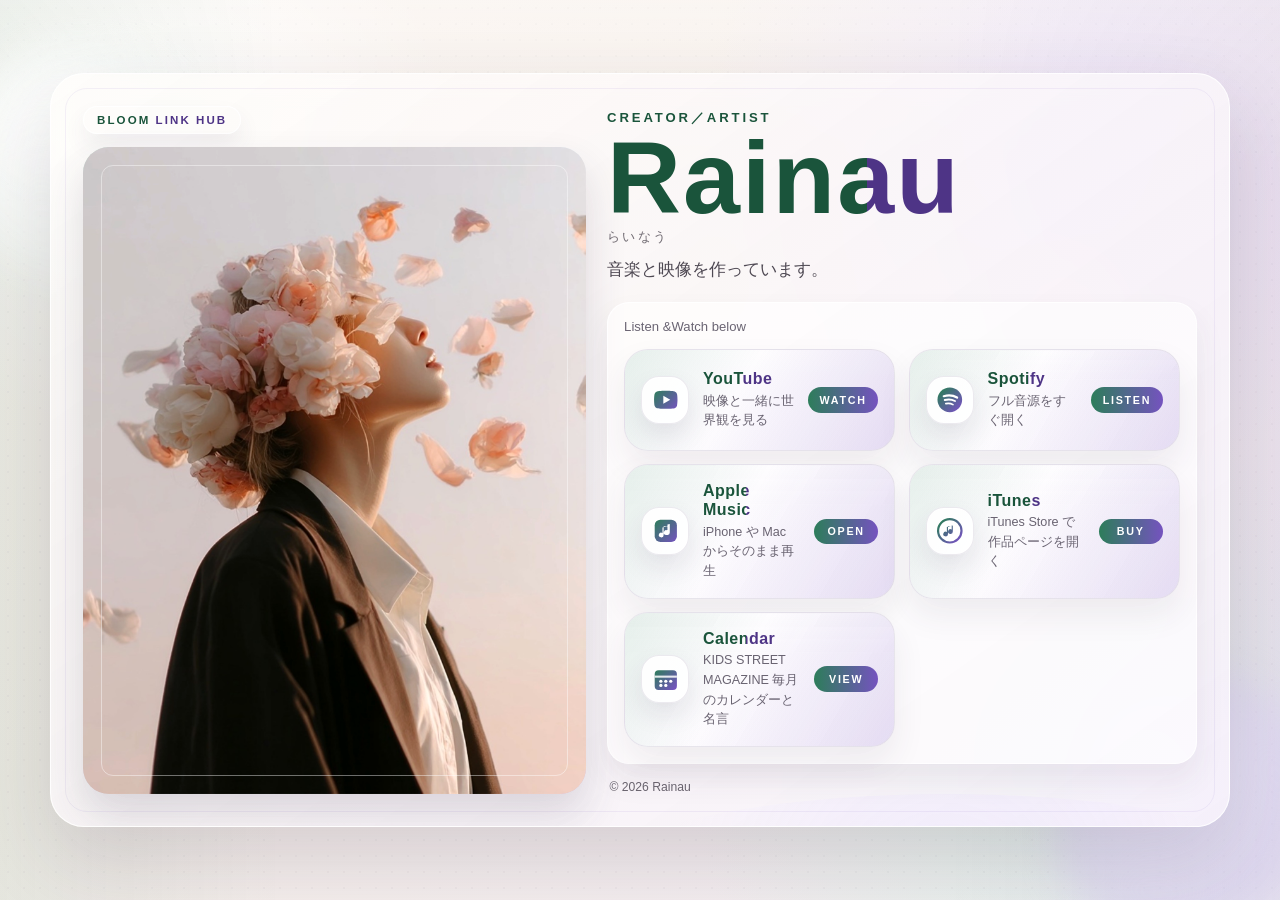
<file: index.html>
<!DOCTYPE html>
<html lang="ja">
<head>
  <meta charset="UTF-8">
  <meta name="viewport" content="width=device-width, initial-scale=1.0">
  <title>らいなう | Profile Link</title>
  <meta
    name="description"
    content="らいなうの配信先と映像リンクをまとめた、横型プロフィールのリンク集ページ。"
  >
  <meta name="theme-color" content="#6a51ba">
  <link rel="stylesheet" href="./styles.css">
</head>
<body>
  <div class="ambient ambient-a" aria-hidden="true"></div>
  <div class="ambient ambient-b" aria-hidden="true"></div>
  <div class="ambient ambient-c" aria-hidden="true"></div>

  <main class="page">
    <section class="profile-layout" aria-labelledby="page-title">
      <aside class="visual-column">
        <p class="badge duotone-text" id="page-badge">Bloom Link Hub</p>

        <figure class="hero-media">
          <img id="artist-photo" src="./hero-photo.png" alt="らいなうのプロフィール写真">
        </figure>
      </aside>

      <header class="intro-block">
        <p class="eyebrow duotone-text" id="page-eyebrow">Creator／Artist</p>
        <h1 id="page-title" class="duotone-text">Rainau</h1>
        <p class="roman-name" id="page-roman-name">らいなう</p>
        <p class="tagline" id="page-tagline">
          音楽と映像を作っています。
        </p>
      </header>

      <section class="links-panel" aria-labelledby="links-heading">
        <div class="links-head">
          <h2 class="duotone-text" id="links-heading" hidden></h2>
          <p id="links-note">Listen &amp;Watch below</p>
        </div>

        <nav id="link-list" class="link-list" aria-label="配信プラットフォームリンク"></nav>
      </section>

      <footer class="footer-row">
        <p class="footer-copy" id="footer-copy" hidden></p>
        <p class="copyright">© <span id="year"></span> <span id="copyright-name">Rainau</span></p>
      </footer>
    </section>
  </main>

  <script src="./script.js"></script>
</body>
</html>
</file>
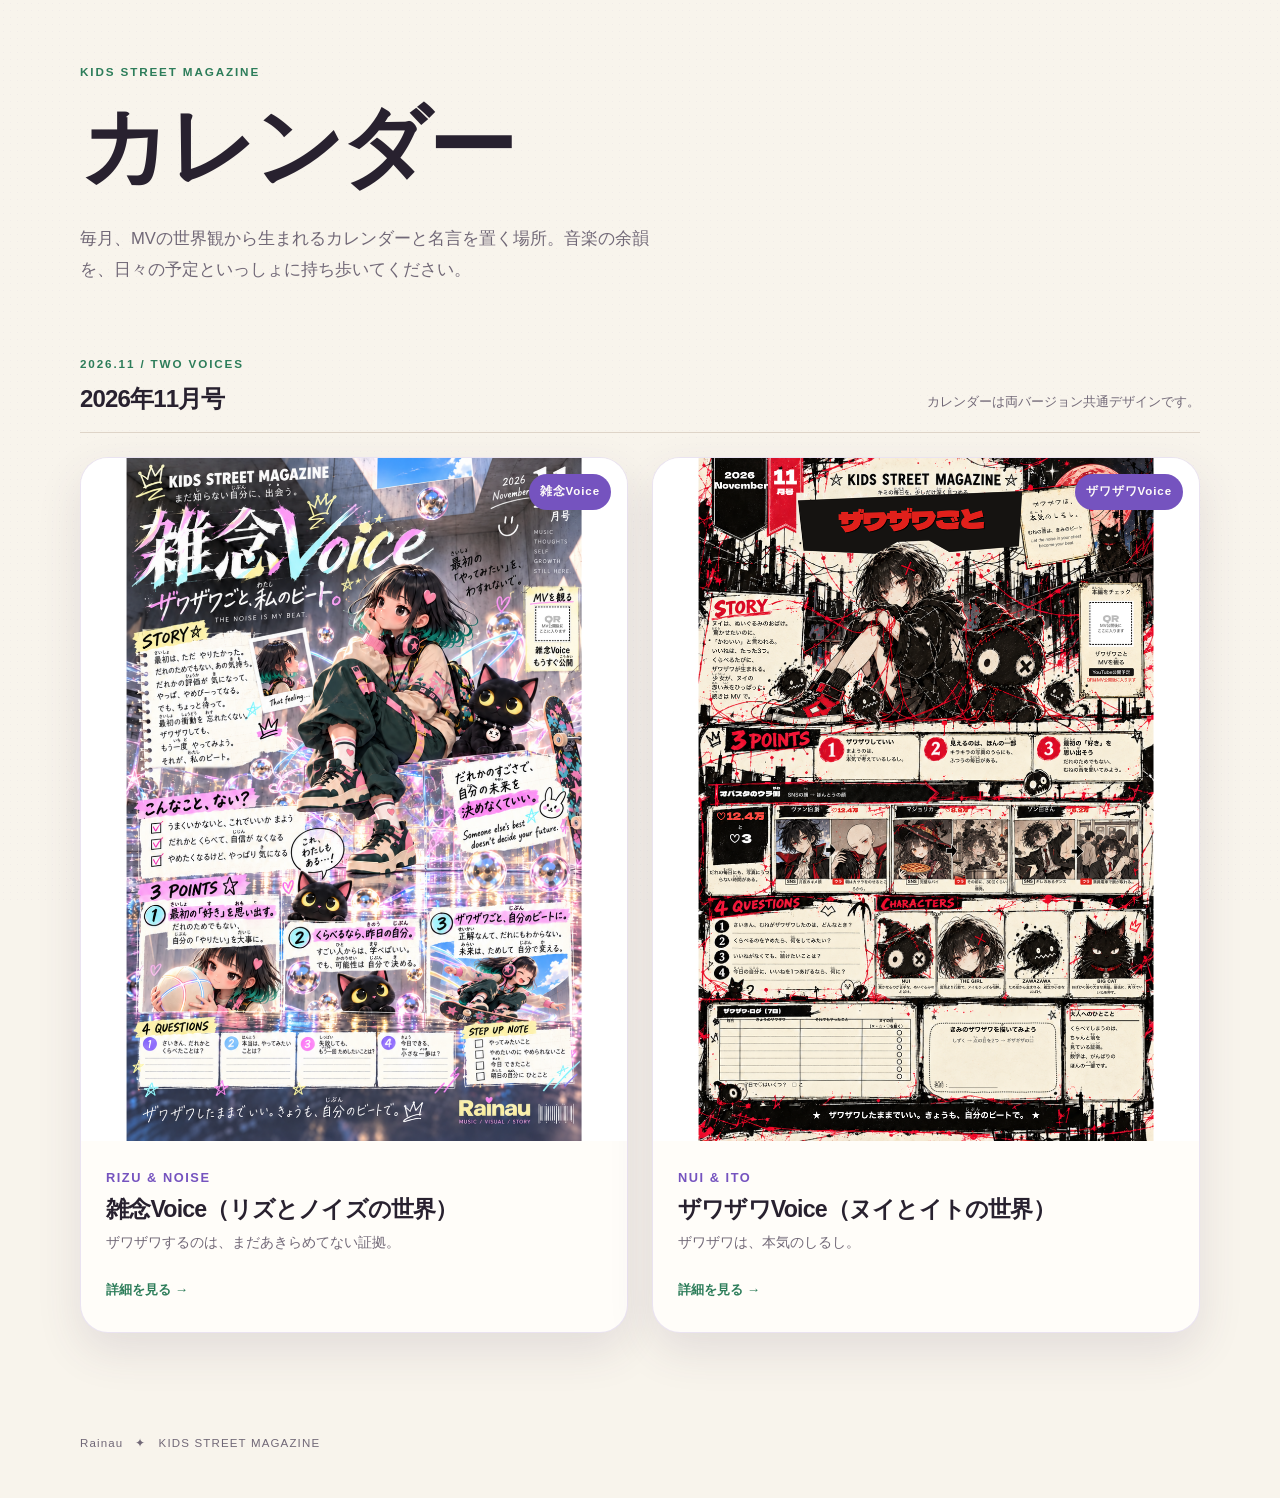
<file: calendar/index.html>
<!doctype html>
<html lang="ja">
<head><meta charset="utf-8"><meta name="viewport" content="width=device-width, initial-scale=1"><meta name="description" content="KIDS STREET MAGAZINEから生まれる、2026年11月号のカレンダーと2つのVoice。"><title>KIDS STREET MAGAZINE カレンダー</title><link rel="stylesheet" href="calendar.css"></head>
<body><main class="site-shell">
<header class="site-header"><p class="eyebrow">KIDS STREET MAGAZINE</p><h1>カレンダー</h1><p class="intro">毎月、MVの世界観から生まれるカレンダーと名言を置く場所。音楽の余韻を、日々の予定といっしょに持ち歩いてください。</p></header>
<section aria-labelledby="archive-title"><div class="section-heading"><div><p class="section-kicker">2026.11 / TWO VOICES</p><h2 id="archive-title">2026年11月号</h2></div><p class="card-note">カレンダーは両バージョン共通デザインです。</p></div>
<div class="calendar-grid">
<a class="month-card" href="2026-11-zatsunen.html"><div class="card-image-wrap"><img src="zatsunen-post.png" alt="雑念Voice 2026年11月号" width="1080" height="1350"><span class="card-sticker">雑念Voice</span></div><div class="card-copy"><p class="month-label">RIZU &amp; NOISE</p><h3>雑念Voice（リズとノイズの世界）</h3><p class="card-quote">ザワザワするのは、まだあきらめてない証拠。</p><span class="card-link">詳細を見る →</span></div></a>
<a class="month-card" href="2026-11-zawazawa.html"><div class="card-image-wrap"><img src="zawazawa-post.png" alt="ザワザワVoice 2026年11月号" width="1080" height="1350"><span class="card-sticker">ザワザワVoice</span></div><div class="card-copy"><p class="month-label">NUI &amp; ITO</p><h3>ザワザワVoice（ヌイとイトの世界）</h3><p class="card-quote">ザワザワは、本気のしるし。</p><span class="card-link">詳細を見る →</span></div></a>
</div></section>
<footer class="site-footer"><span>Rainau</span><span aria-hidden="true">✦</span><span>KIDS STREET MAGAZINE</span></footer></main></body></html>
</file>
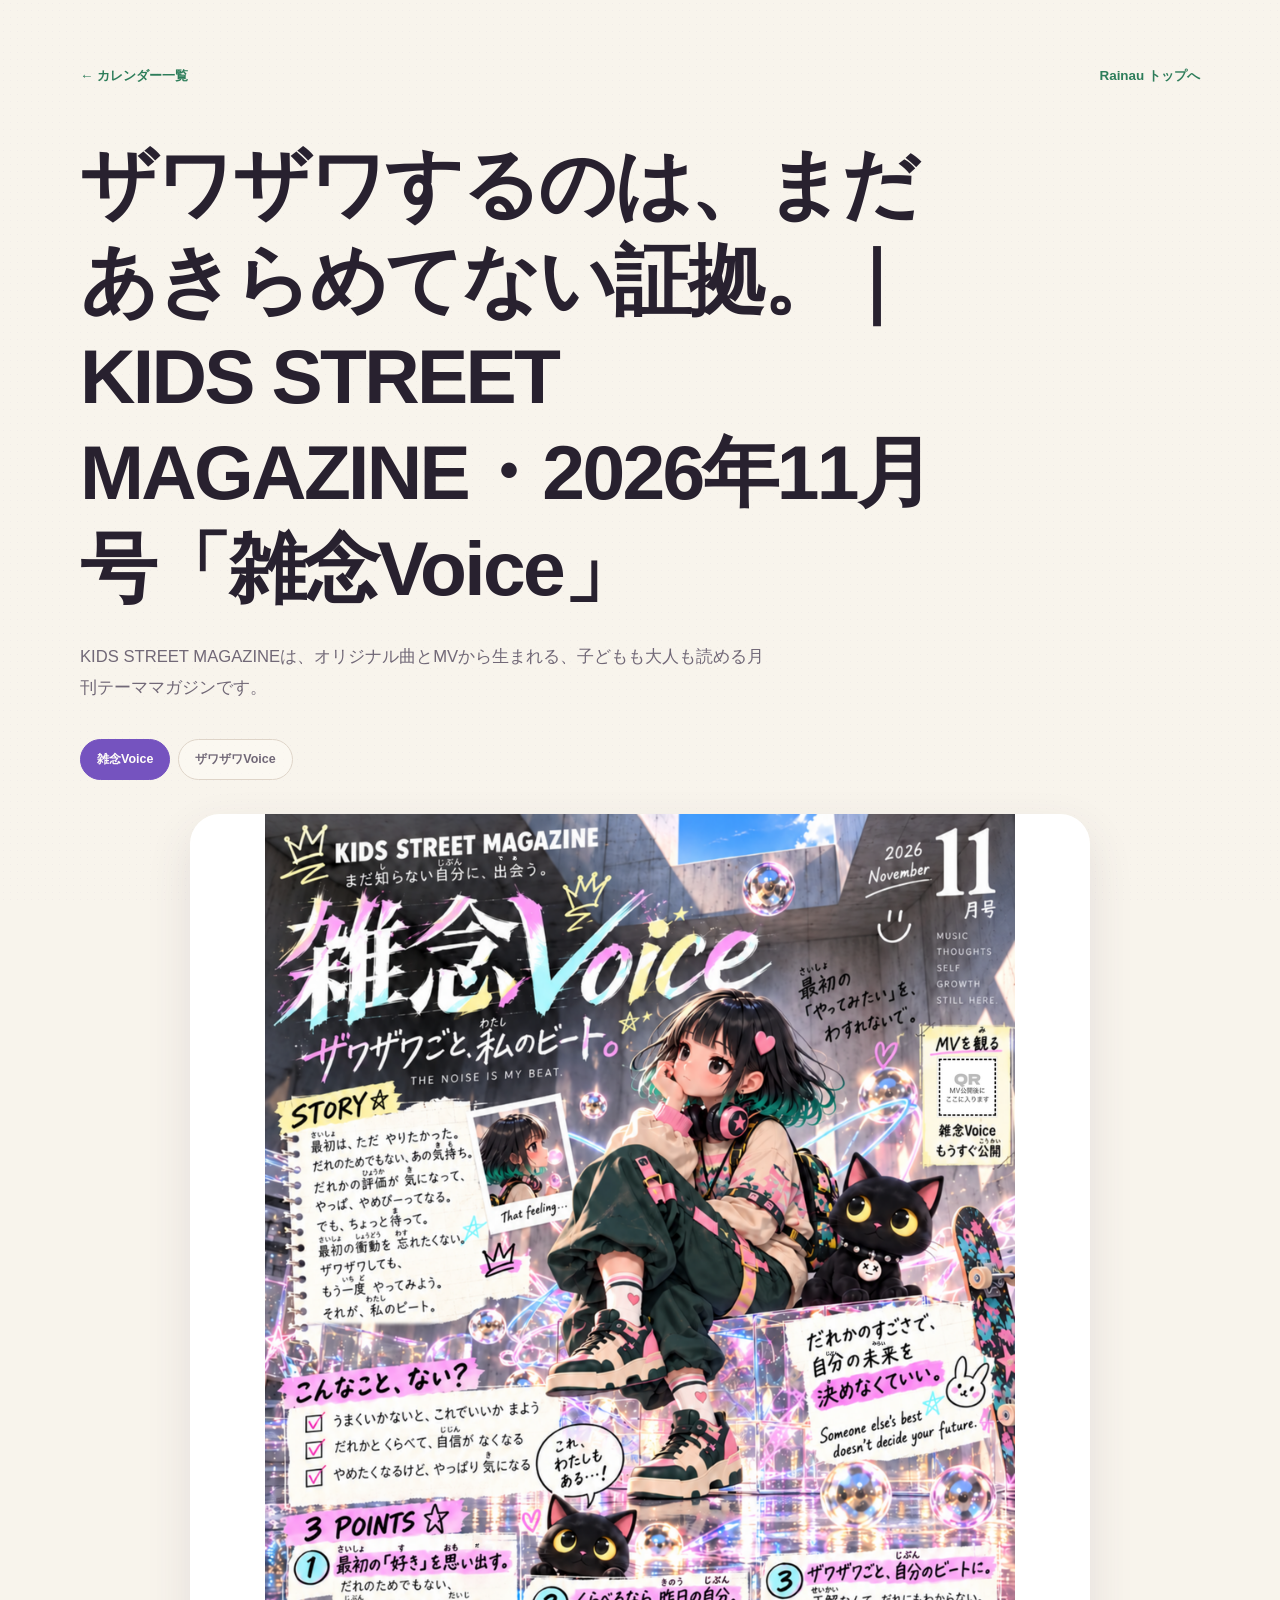
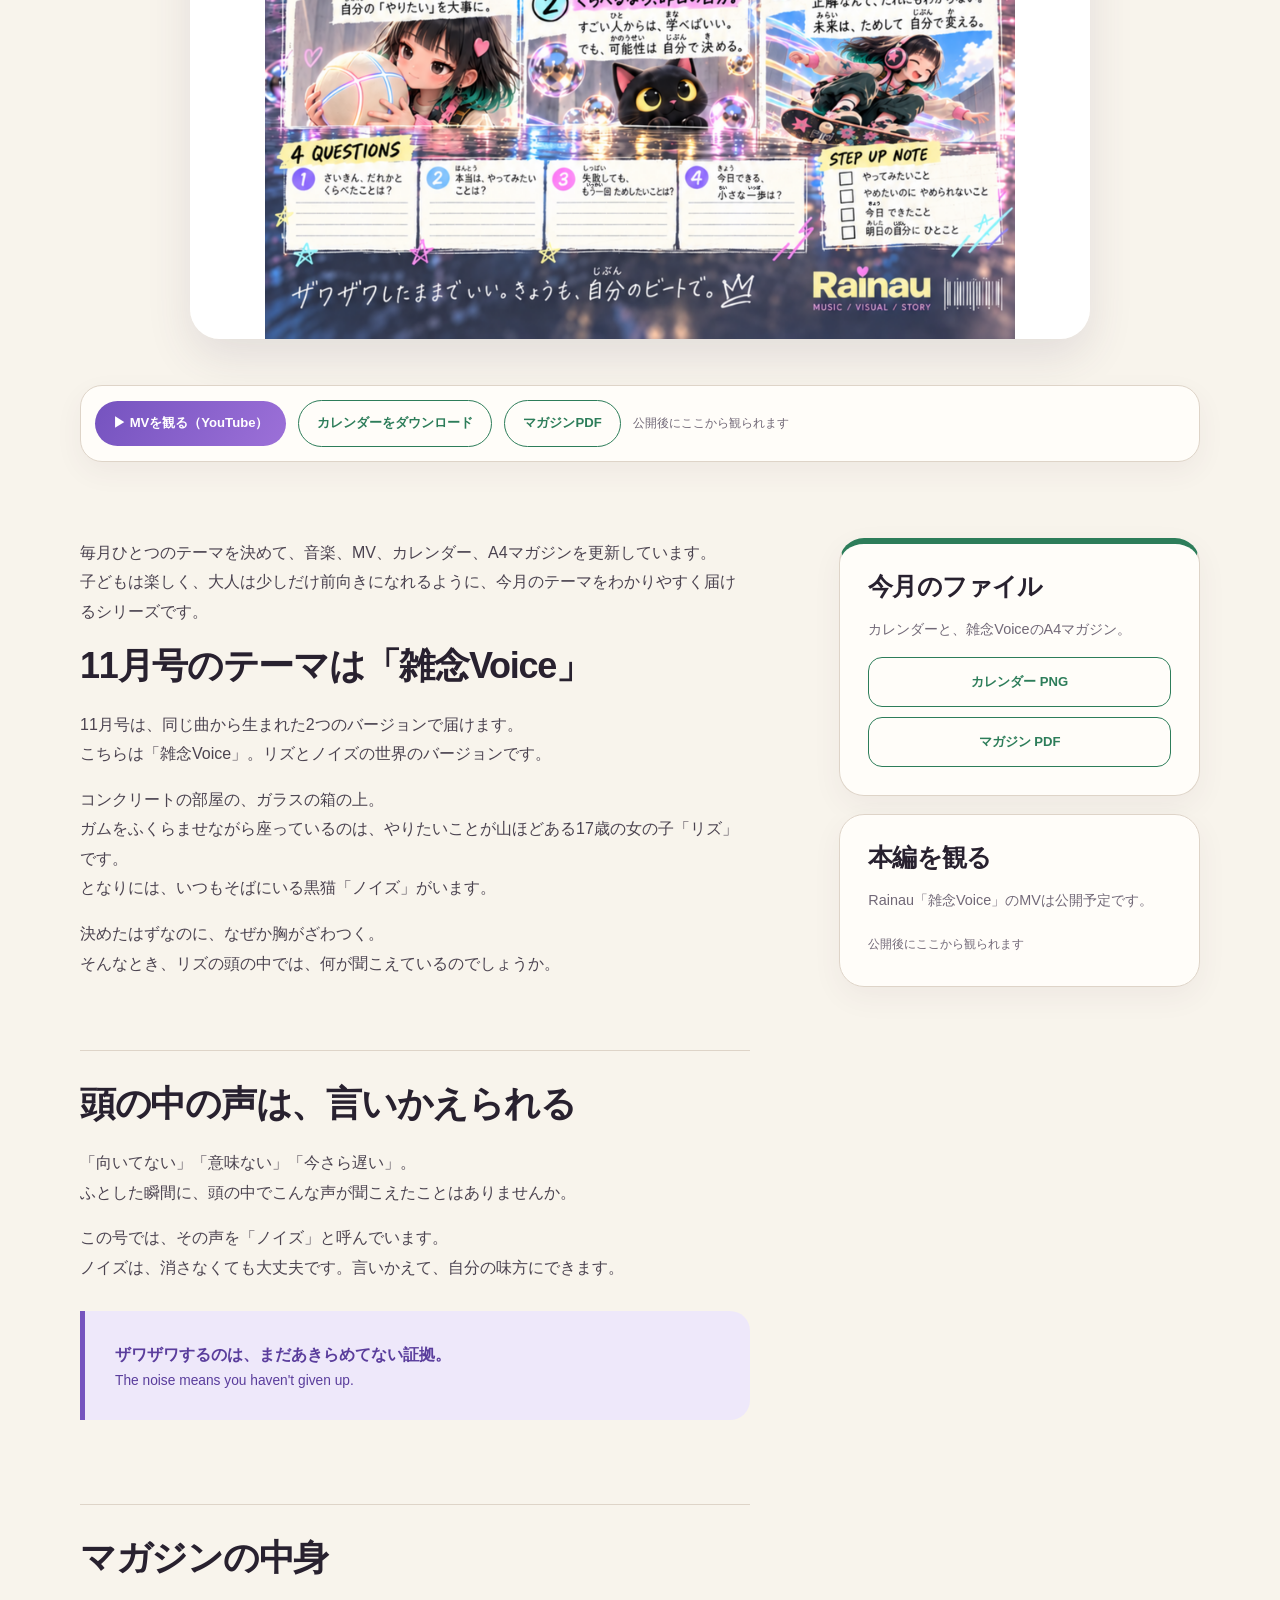
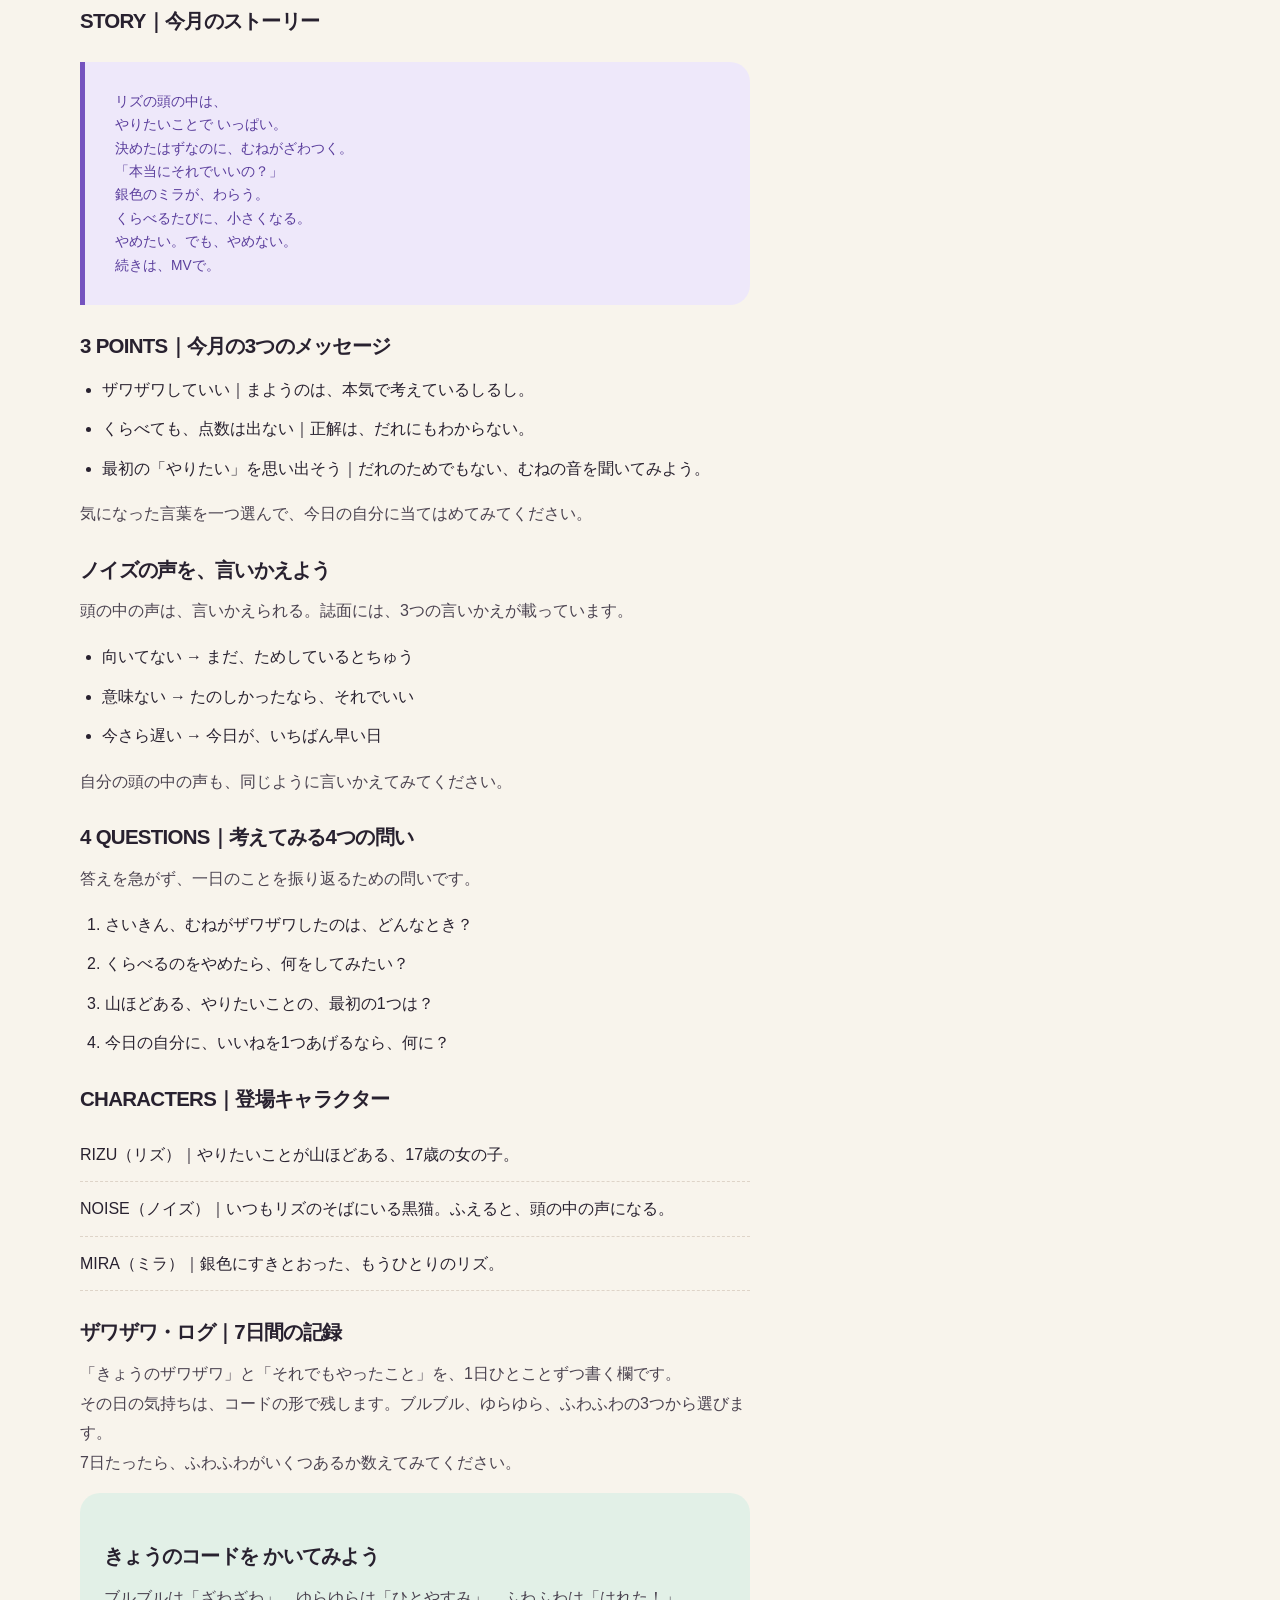
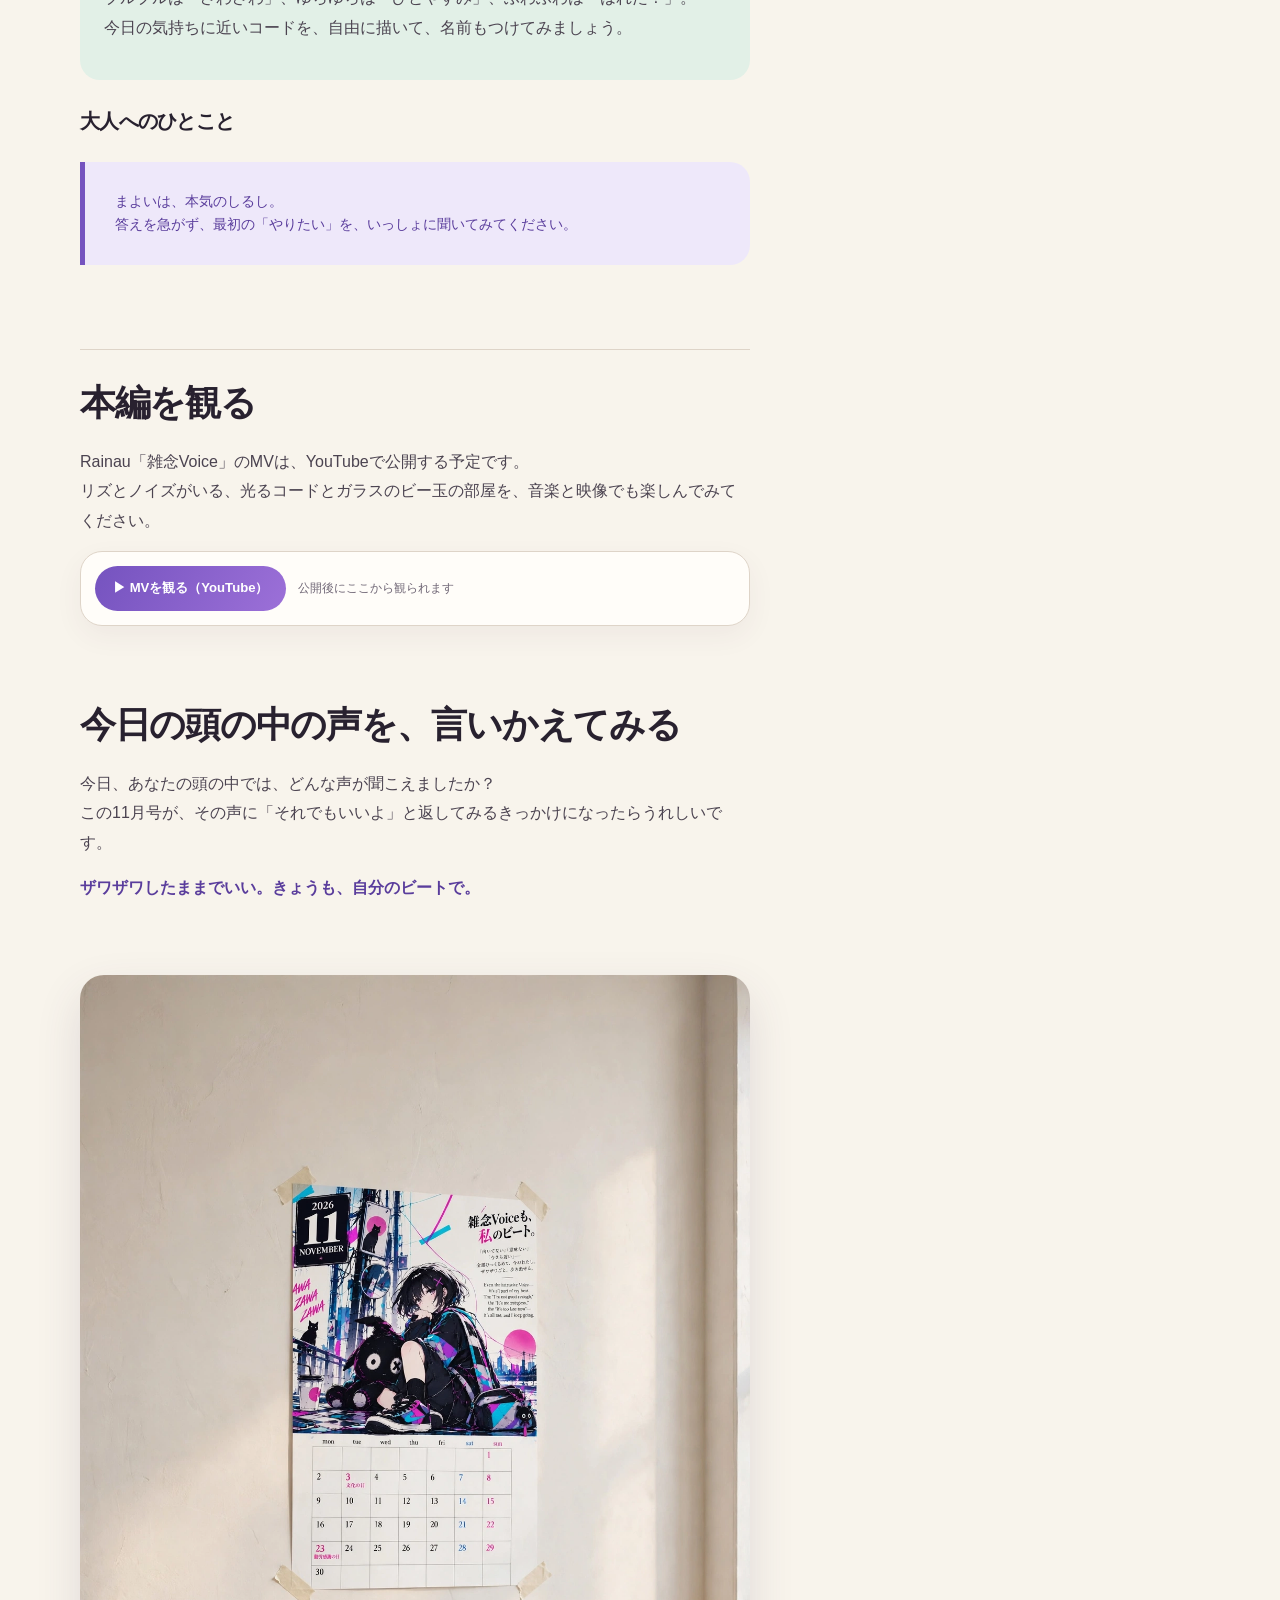
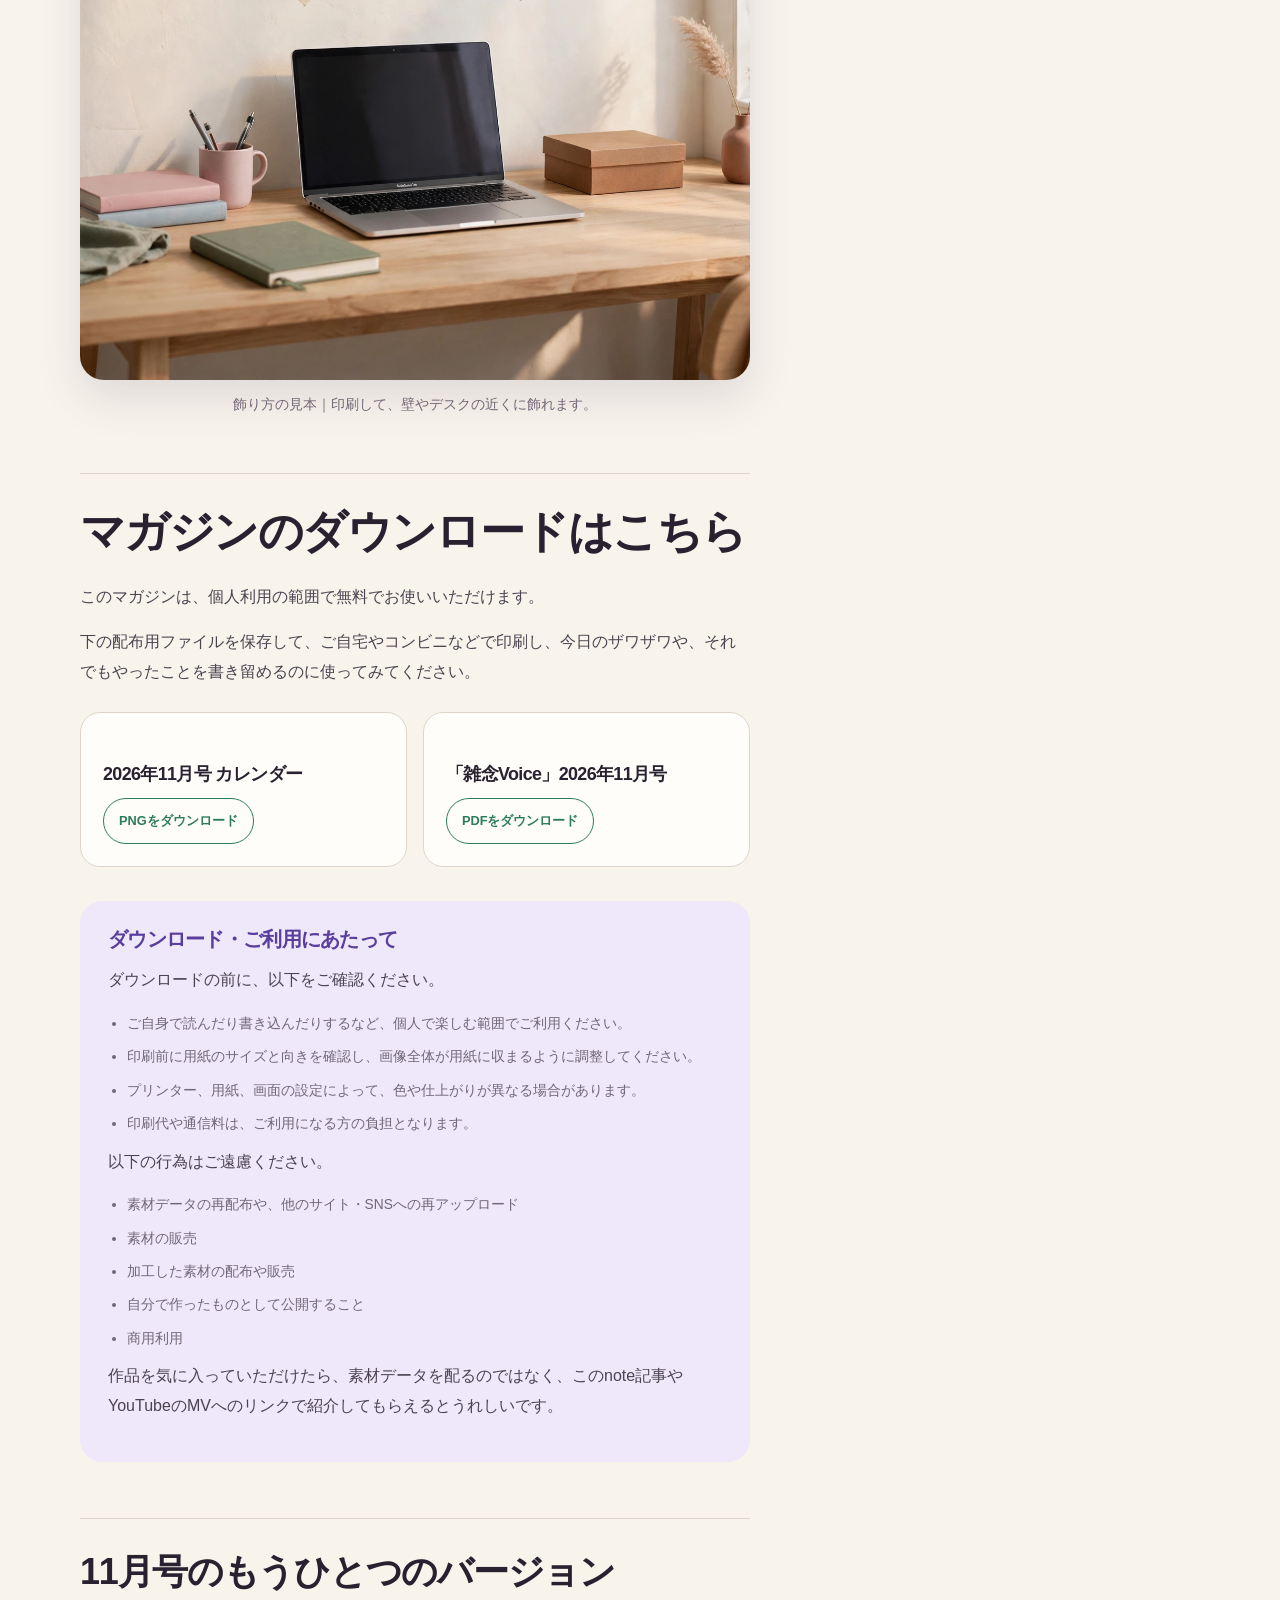
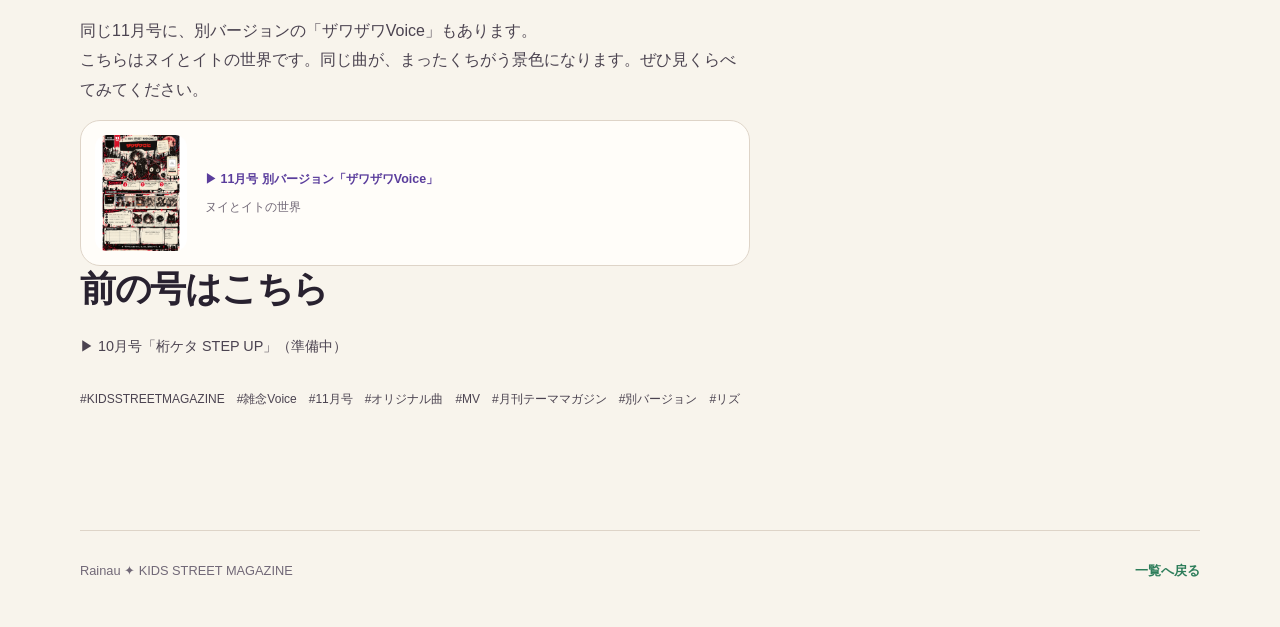
<file: calendar/2026-11-zatsunen.html>
<!doctype html>
<html lang="ja"><head><meta charset="utf-8"><meta name="viewport" content="width=device-width, initial-scale=1"><meta name="description" content="ザワザワするのは、まだあきらめてない証拠。KIDS STREET MAGAZINE 2026年11月号 雑念Voice。"><title>ザワザワするのは、まだあきらめてない証拠。｜KIDS STREET MAGAZINE</title><link rel="stylesheet" href="calendar.css"></head>
<body><main class="site-shell detail-page">
<nav class="mini-nav"><a href="index.html">← カレンダー一覧</a><a href="../../">Rainau トップへ</a></nav>
<header class="detail-header"><h1>ザワザワするのは、まだあきらめてない証拠。｜KIDS STREET MAGAZINE・2026年11月号「雑念Voice」</h1><p class="lead">KIDS STREET MAGAZINEは、オリジナル曲とMVから生まれる、子どもも大人も読める月刊テーママガジンです。</p></header>
<nav class="version-pills" aria-label="11月号のバージョン"><span class="current">雑念Voice</span><a href="2026-11-zawazawa.html">ザワザワVoice</a></nav>
<figure class="hero"><img src="zatsunen-post.png" alt="雑念Voice 2026年11月号のマガジン投稿画像" width="1080" height="1350"></figure>
<div class="action-bar"><button class="mv-button" type="button" disabled aria-disabled="true">▶ MVを観る（YouTube）</button><a class="download-button" href="calendar-2026-11.png" download>カレンダーをダウンロード</a><a class="download-button" href="zatsunen-magazine.pdf" download>マガジンPDF</a><span class="disabled-note">公開後にここから観られます</span></div>
<div class="detail-layout"><article class="article-content">
<section><p>毎月ひとつのテーマを決めて、音楽、MV、カレンダー、A4マガジンを更新しています。<br>子どもは楽しく、大人は少しだけ前向きになれるように、今月のテーマをわかりやすく届けるシリーズです。</p><h2>11月号のテーマは「雑念Voice」</h2><p>11月号は、同じ曲から生まれた2つのバージョンで届けます。<br>こちらは「雑念Voice」。リズとノイズの世界のバージョンです。</p><p>コンクリートの部屋の、ガラスの箱の上。<br>ガムをふくらませながら座っているのは、やりたいことが山ほどある17歳の女の子「リズ」です。<br>となりには、いつもそばにいる黒猫「ノイズ」がいます。</p><p>決めたはずなのに、なぜか胸がざわつく。<br>そんなとき、リズの頭の中では、何が聞こえているのでしょうか。</p></section>
<section><h2>頭の中の声は、言いかえられる</h2><p>「向いてない」「意味ない」「今さら遅い」。<br>ふとした瞬間に、頭の中でこんな声が聞こえたことはありませんか。</p><p>この号では、その声を「ノイズ」と呼んでいます。<br>ノイズは、消さなくても大丈夫です。言いかえて、自分の味方にできます。</p><blockquote><strong>ザワザワするのは、まだあきらめてない証拠。</strong><p>The noise means you haven't given up.</p></blockquote></section>
<section><h2>マガジンの中身</h2><h3>STORY｜今月のストーリー</h3><blockquote><p>リズの頭の中は、<br>やりたいことで いっぱい。<br>決めたはずなのに、むねがざわつく。<br>「本当にそれでいいの？」<br>銀色のミラが、わらう。<br>くらべるたびに、小さくなる。<br>やめたい。でも、やめない。<br>続きは、MVで。</p></blockquote><h3>3 POINTS｜今月の3つのメッセージ</h3><ul class="article-list"><li>ザワザワしていい｜まようのは、本気で考えているしるし。</li><li>くらべても、点数は出ない｜正解は、だれにもわからない。</li><li>最初の「やりたい」を思い出そう｜だれのためでもない、むねの音を聞いてみよう。</li></ul><p>気になった言葉を一つ選んで、今日の自分に当てはめてみてください。</p><h3>ノイズの声を、言いかえよう</h3><p>頭の中の声は、言いかえられる。誌面には、3つの言いかえが載っています。</p><ul class="article-list"><li>向いてない → まだ、ためしているとちゅう</li><li>意味ない → たのしかったなら、それでいい</li><li>今さら遅い → 今日が、いちばん早い日</li></ul><p>自分の頭の中の声も、同じように言いかえてみてください。</p><h3>4 QUESTIONS｜考えてみる4つの問い</h3><p>答えを急がず、一日のことを振り返るための問いです。</p><ol class="numbered-list"><li>さいきん、むねがザワザワしたのは、どんなとき？</li><li>くらべるのをやめたら、何をしてみたい？</li><li>山ほどある、やりたいことの、最初の1つは？</li><li>今日の自分に、いいねを1つあげるなら、何に？</li></ol><h3>CHARACTERS｜登場キャラクター</h3><ul class="char-list"><li>RIZU（リズ）｜やりたいことが山ほどある、17歳の女の子。</li><li>NOISE（ノイズ）｜いつもリズのそばにいる黒猫。ふえると、頭の中の声になる。</li><li>MIRA（ミラ）｜銀色にすきとおった、もうひとりのリズ。</li></ul><h3>ザワザワ・ログ｜7日間の記録</h3><p>「きょうのザワザワ」と「それでもやったこと」を、1日ひとことずつ書く欄です。<br>その日の気持ちは、コードの形で残します。ブルブル、ゆらゆら、ふわふわの3つから選びます。<br>7日たったら、ふわふわがいくつあるか数えてみてください。</p><div class="log-card"><h3>きょうのコードを かいてみよう</h3><p>ブルブルは「ざわざわ」、ゆらゆらは「ひとやすみ」、ふわふわは「はれた！」。<br>今日の気持ちに近いコードを、自由に描いて、名前もつけてみましょう。</p></div><h3>大人へのひとこと</h3><blockquote><p>まよいは、本気のしるし。<br>答えを急がず、最初の「やりたい」を、いっしょに聞いてみてください。</p></blockquote></section>
<section><h2>本編を観る</h2><p>Rainau「雑念Voice」のMVは、YouTubeで公開する予定です。<br>リズとノイズがいる、光るコードとガラスのビー玉の部屋を、音楽と映像でも楽しんでみてください。</p><div class="action-bar"><button class="mv-button" type="button" disabled aria-disabled="true">▶ MVを観る（YouTube）</button><span class="disabled-note">公開後にここから観られます</span></div><h2>今日の頭の中の声を、言いかえてみる</h2><p>今日、あなたの頭の中では、どんな声が聞こえましたか？<br>この11月号が、その声に「それでもいいよ」と返してみるきっかけになったらうれしいです。</p><p><strong>ザワザワしたままでいい。きょうも、自分のビートで。</strong></p></section>
<figure class="room-sample"><img src="calendar-2026-11-room.png" alt="2026年11月カレンダーを部屋の壁に飾った見本" width="1280" height="1920"><figcaption>飾り方の見本｜印刷して、壁やデスクの近くに飾れます。</figcaption></figure>
<section class="download-section"><h2>マガジンのダウンロードはこちら</h2><p>このマガジンは、個人利用の範囲で無料でお使いいただけます。</p><p>下の配布用ファイルを保存して、ご自宅やコンビニなどで印刷し、今日のザワザワや、それでもやったことを書き留めるのに使ってみてください。</p><div class="download-cards"><div class="download-card"><h3>2026年11月号 カレンダー</h3><a href="calendar-2026-11.png" download>PNGをダウンロード</a></div><div class="download-card"><h3>「雑念Voice」2026年11月号</h3><a href="zatsunen-magazine.pdf" download>PDFをダウンロード</a></div></div><div class="terms"><h3>ダウンロード・ご利用にあたって</h3><p>ダウンロードの前に、以下をご確認ください。</p><ul class="terms-list"><li>ご自身で読んだり書き込んだりするなど、個人で楽しむ範囲でご利用ください。</li><li>印刷前に用紙のサイズと向きを確認し、画像全体が用紙に収まるように調整してください。</li><li>プリンター、用紙、画面の設定によって、色や仕上がりが異なる場合があります。</li><li>印刷代や通信料は、ご利用になる方の負担となります。</li></ul><p>以下の行為はご遠慮ください。</p><ul class="terms-list"><li>素材データの再配布や、他のサイト・SNSへの再アップロード</li><li>素材の販売</li><li>加工した素材の配布や販売</li><li>自分で作ったものとして公開すること</li><li>商用利用</li></ul><p>作品を気に入っていただけたら、素材データを配るのではなく、このnote記事やYouTubeのMVへのリンクで紹介してもらえるとうれしいです。</p></div></section>
<section><h2>11月号のもうひとつのバージョン</h2><p>同じ11月号に、別バージョンの「ザワザワVoice」もあります。<br>こちらはヌイとイトの世界です。同じ曲が、まったくちがう景色になります。ぜひ見くらべてみてください。</p><a class="alternate-card" href="2026-11-zawazawa.html"><img src="zawazawa-post.png" alt="ザワザワVoiceのサムネイル"><span><strong>▶ 11月号 別バージョン「ザワザワVoice」</strong><span>ヌイとイトの世界</span></span></a><h2>前の号はこちら</h2><p class="previous">▶ 10月号「桁ケタ STEP UP」（準備中）</p><p class="tags">#KIDSSTREETMAGAZINE　#雑念Voice　#11月号　#オリジナル曲　#MV　#月刊テーママガジン　#別バージョン　#リズ</p></section>
</article><aside class="side-content"><div class="info-panel download-panel"><h2>今月のファイル</h2><p>カレンダーと、雑念VoiceのA4マガジン。</p><div class="download-stack"><a href="calendar-2026-11.png" download>カレンダー PNG</a><a href="zatsunen-magazine.pdf" download>マガジン PDF</a></div></div><div class="info-panel mv-panel"><h2>本編を観る</h2><p>Rainau「雑念Voice」のMVは公開予定です。</p><span class="disabled-note">公開後にここから観られます</span></div></aside></div>
<footer class="detail-footer"><span>Rainau ✦ KIDS STREET MAGAZINE</span><a href="index.html">一覧へ戻る</a></footer></main></body></html>
</file>
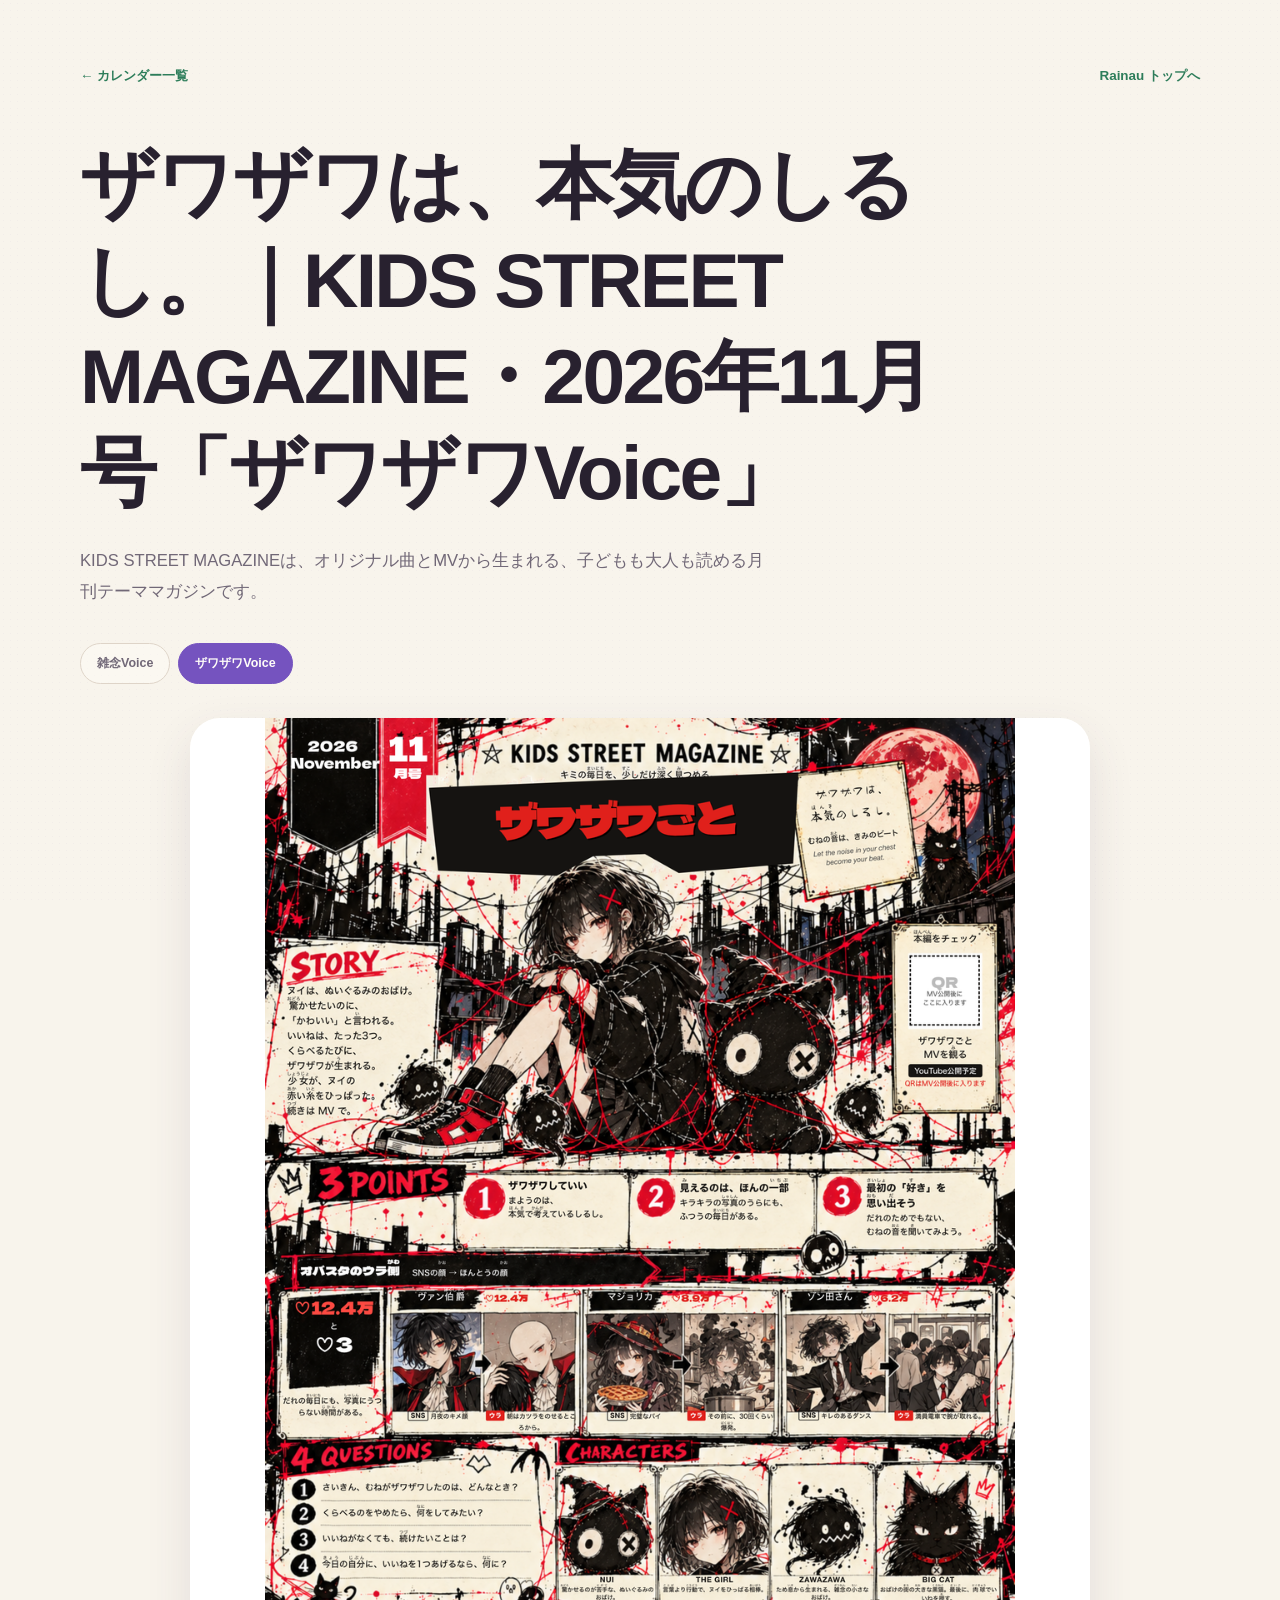
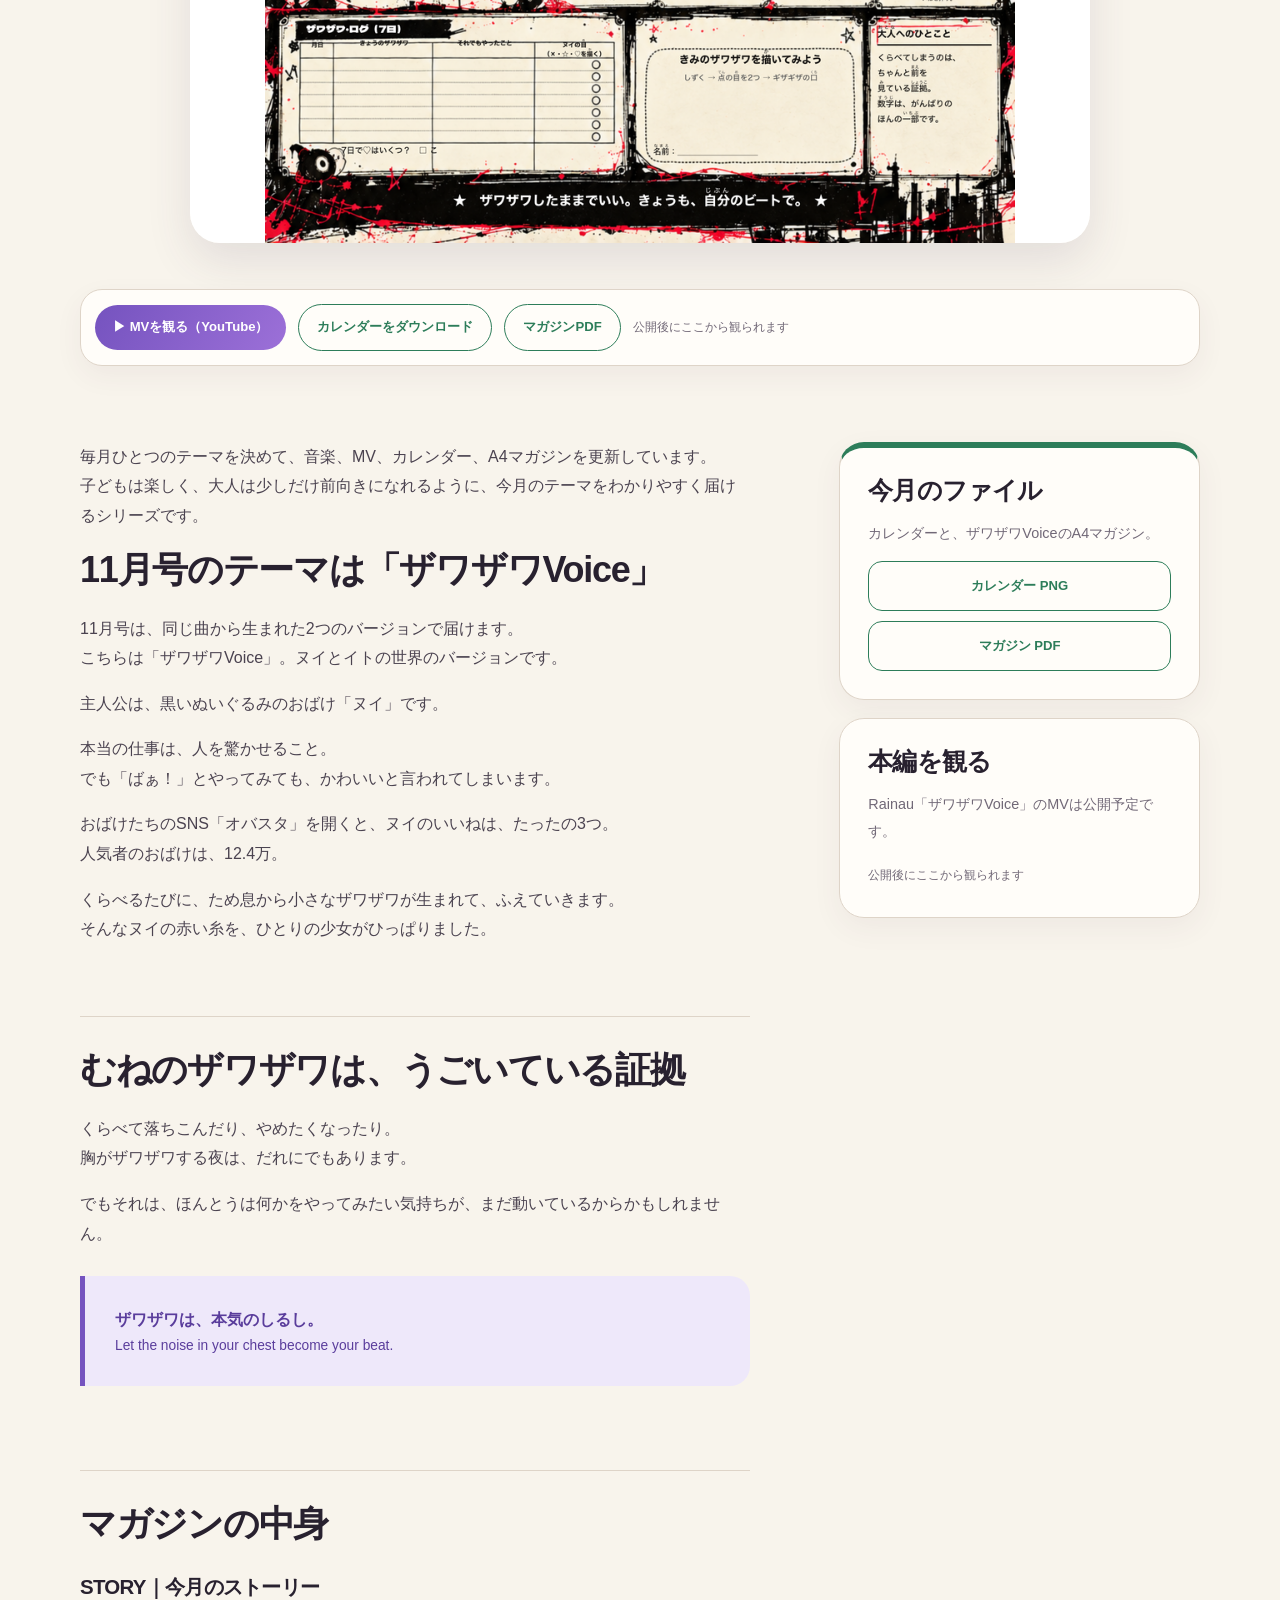
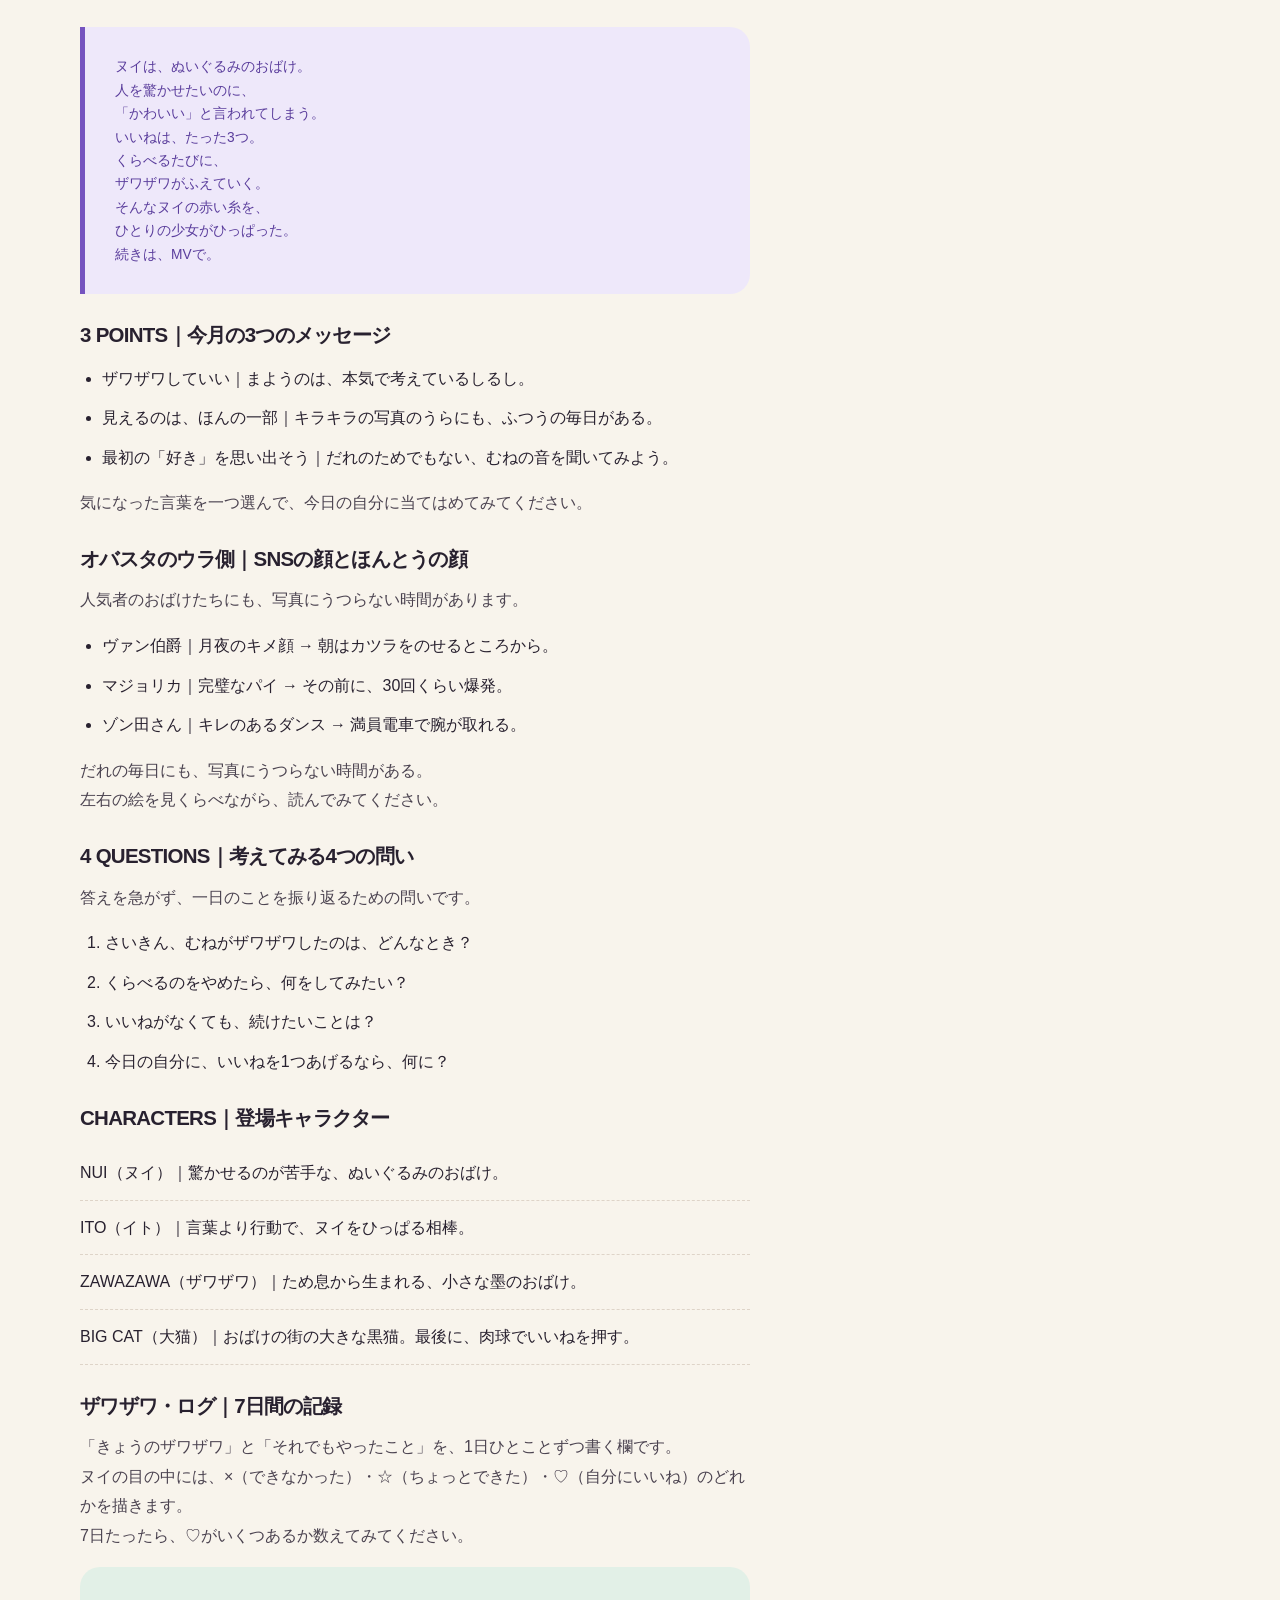
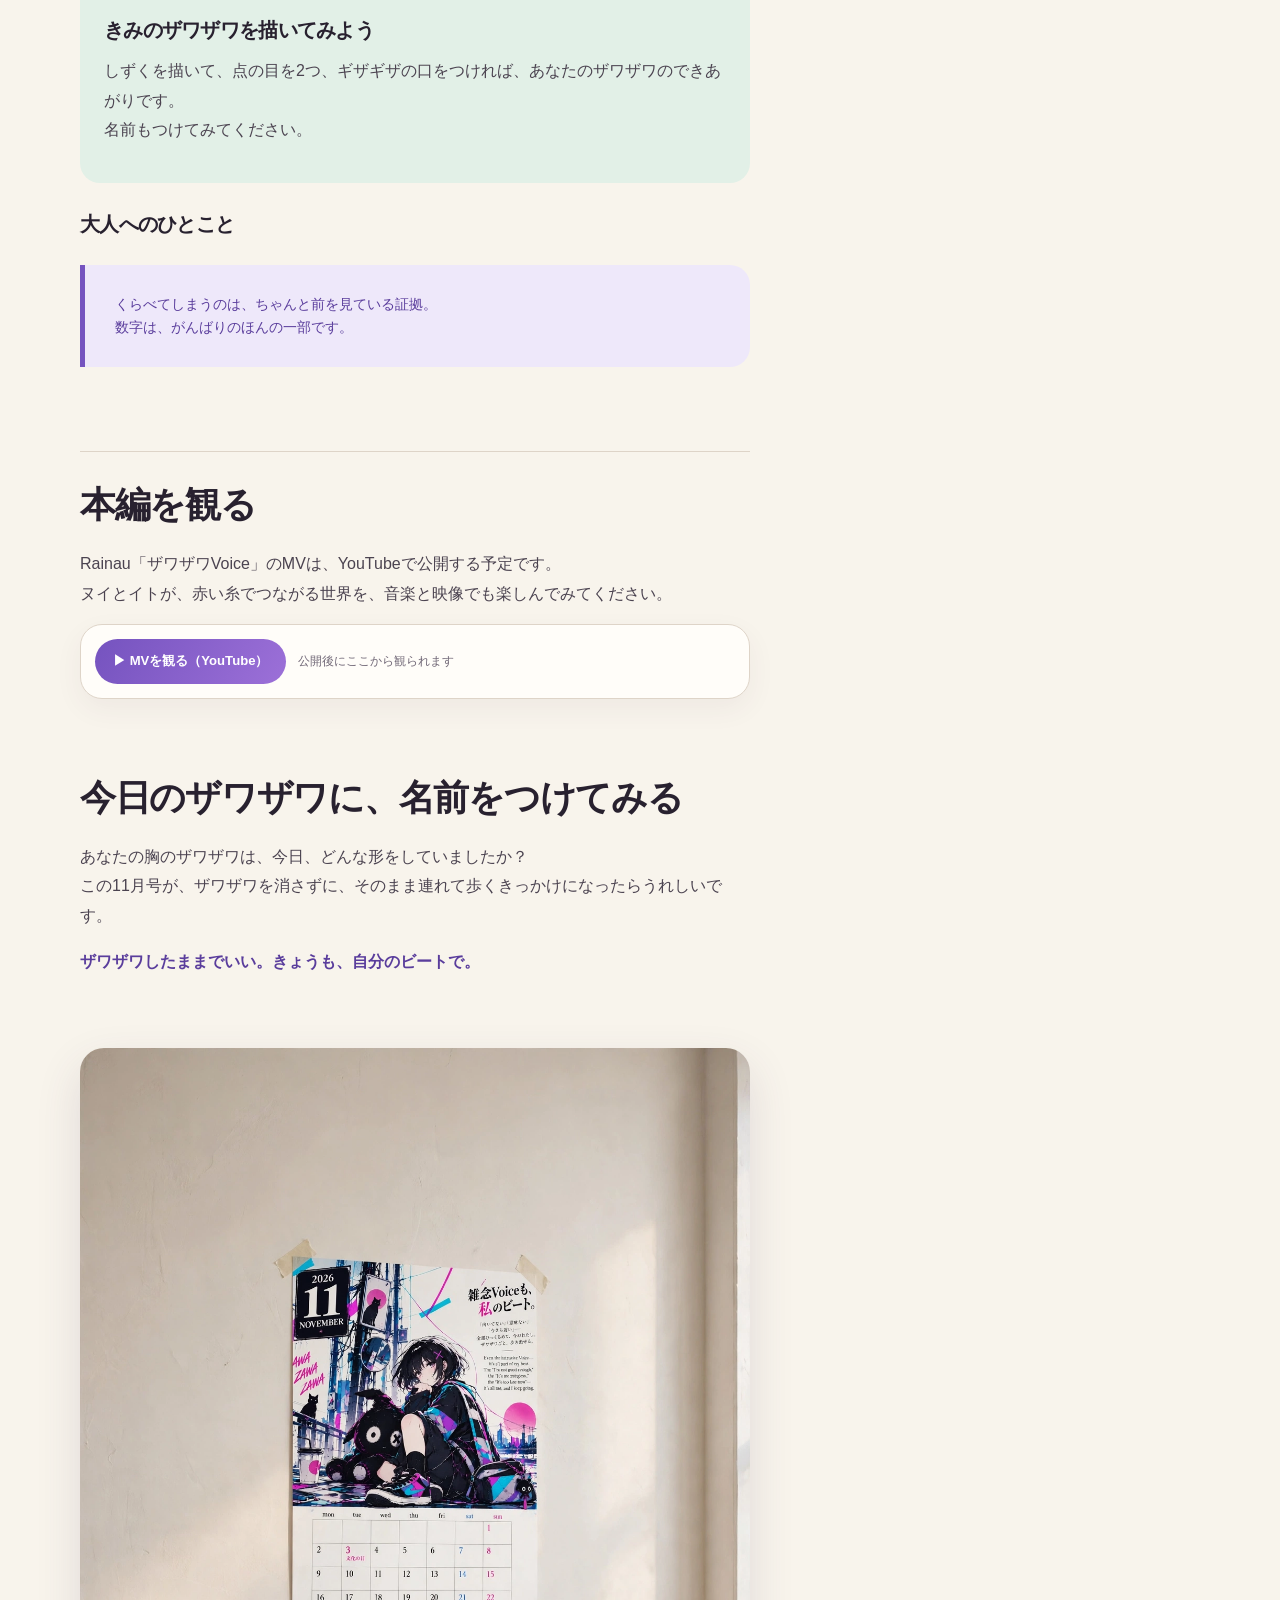
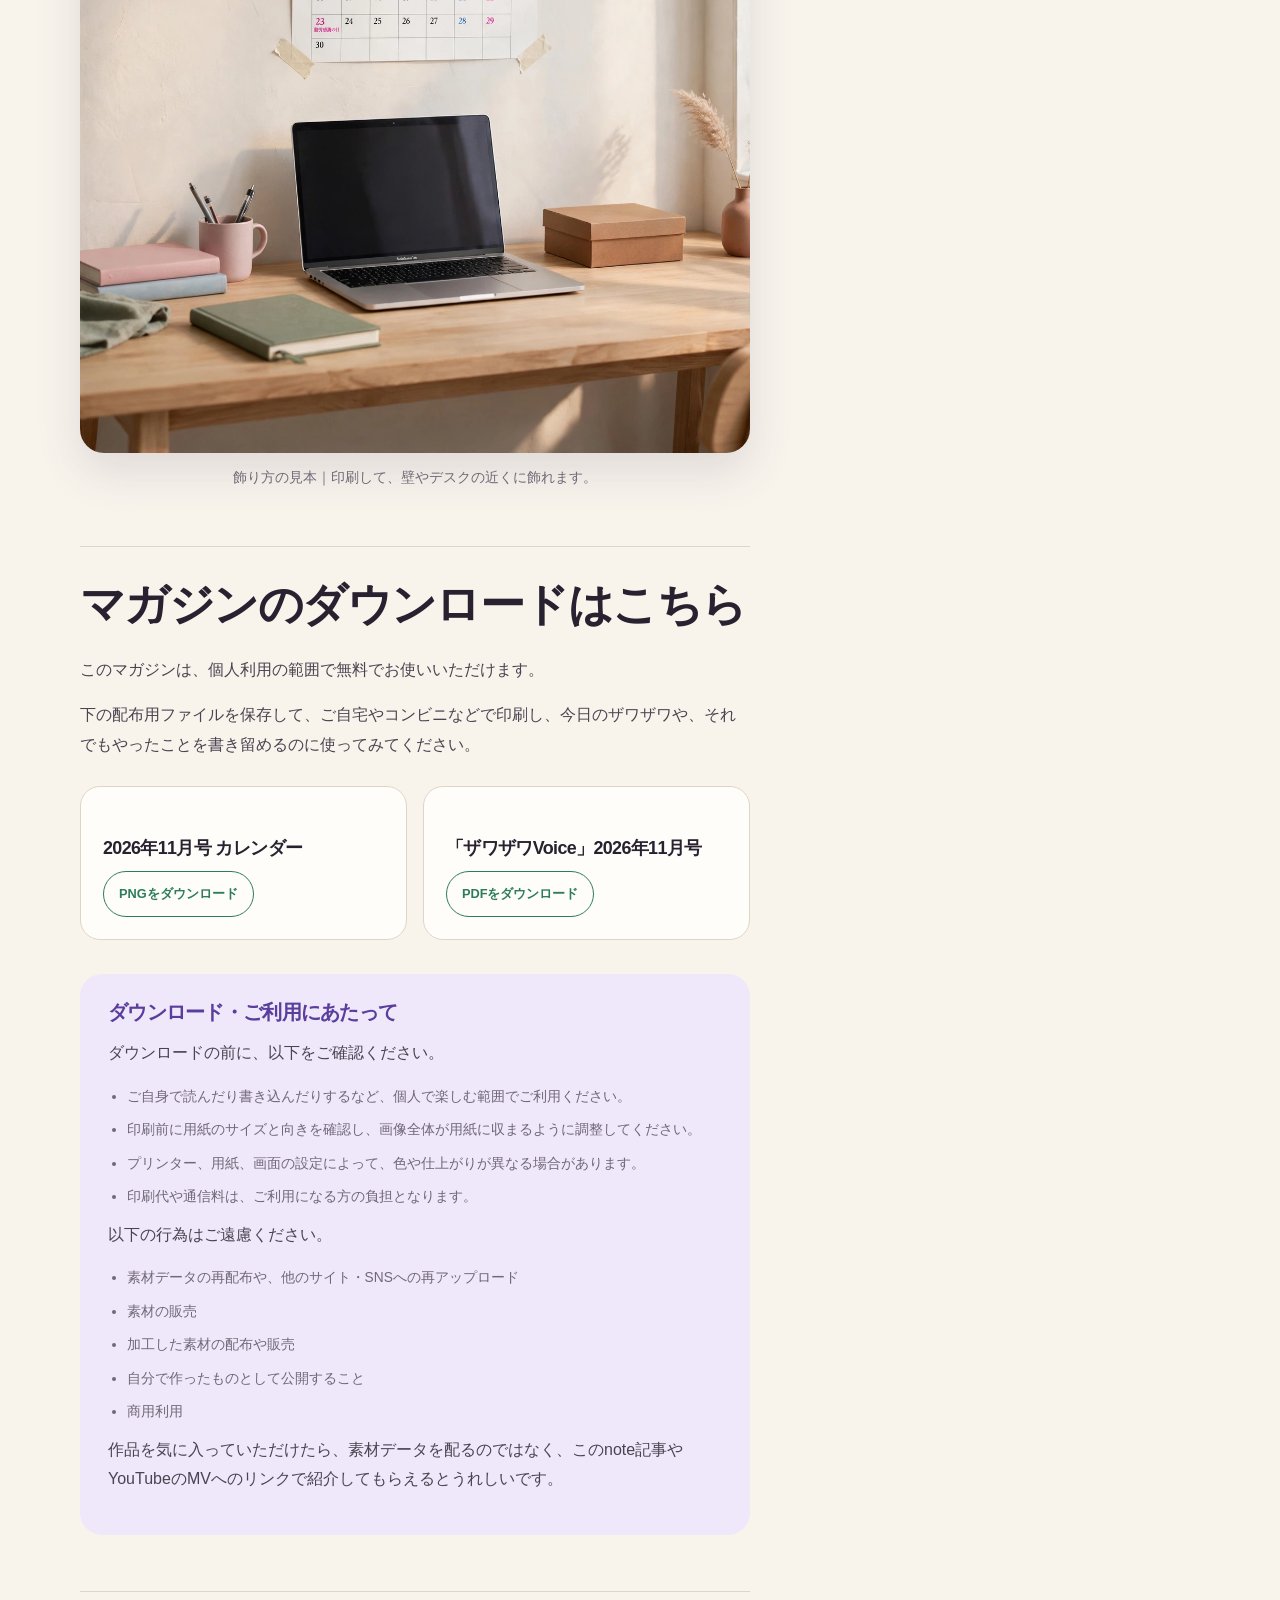
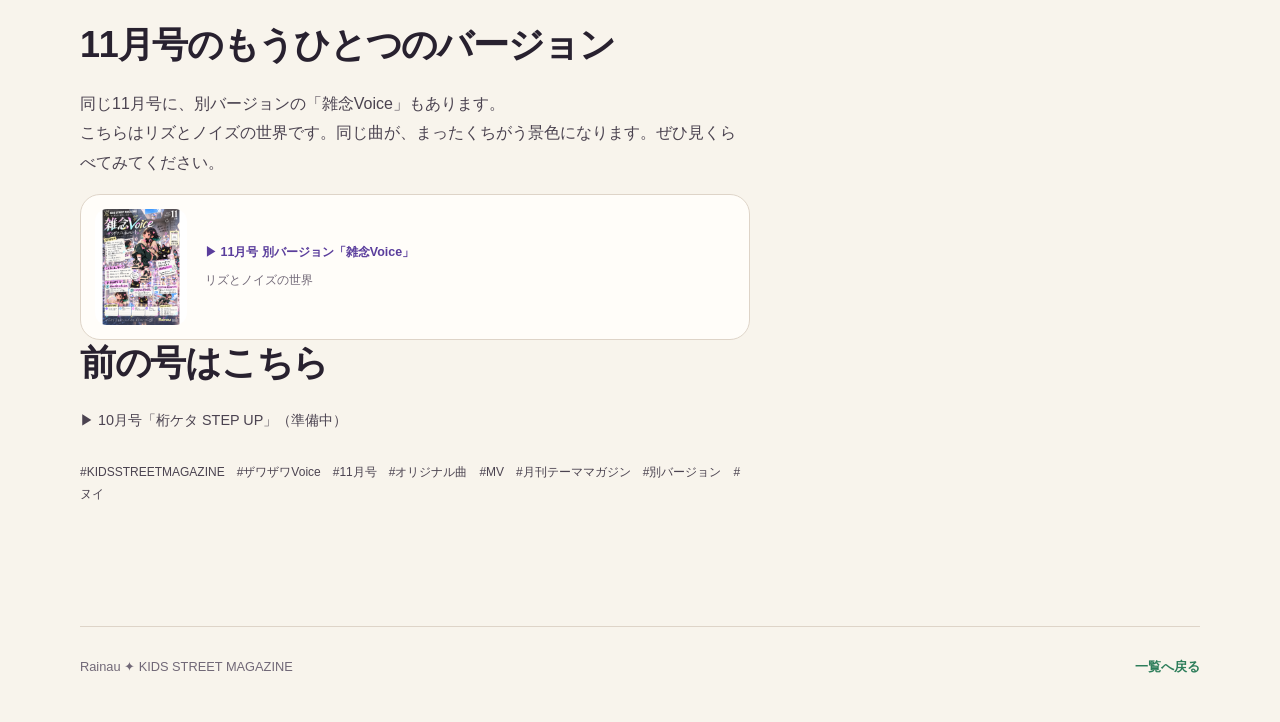
<file: calendar/2026-11-zawazawa.html>
<!doctype html>
<html lang="ja"><head><meta charset="utf-8"><meta name="viewport" content="width=device-width, initial-scale=1"><meta name="description" content="ザワザワは、本気のしるし。KIDS STREET MAGAZINE 2026年11月号 ザワザワVoice。"><title>ザワザワは、本気のしるし。｜KIDS STREET MAGAZINE</title><link rel="stylesheet" href="calendar.css"></head>
<body><main class="site-shell detail-page">
<nav class="mini-nav"><a href="index.html">← カレンダー一覧</a><a href="../../">Rainau トップへ</a></nav>
<header class="detail-header"><h1>ザワザワは、本気のしるし。｜KIDS STREET MAGAZINE・2026年11月号「ザワザワVoice」</h1><p class="lead">KIDS STREET MAGAZINEは、オリジナル曲とMVから生まれる、子どもも大人も読める月刊テーママガジンです。</p></header>
<nav class="version-pills" aria-label="11月号のバージョン"><a href="2026-11-zatsunen.html">雑念Voice</a><span class="current">ザワザワVoice</span></nav>
<figure class="hero"><img src="zawazawa-post.png" alt="ザワザワVoice 2026年11月号のマガジン投稿画像" width="1080" height="1350"></figure>
<div class="action-bar"><button class="mv-button" type="button" disabled aria-disabled="true">▶ MVを観る（YouTube）</button><a class="download-button" href="calendar-2026-11.png" download>カレンダーをダウンロード</a><a class="download-button" href="zawazawa-magazine.pdf" download>マガジンPDF</a><span class="disabled-note">公開後にここから観られます</span></div>
<div class="detail-layout"><article class="article-content">
<section><p>毎月ひとつのテーマを決めて、音楽、MV、カレンダー、A4マガジンを更新しています。<br>子どもは楽しく、大人は少しだけ前向きになれるように、今月のテーマをわかりやすく届けるシリーズです。</p><h2>11月号のテーマは「ザワザワVoice」</h2><p>11月号は、同じ曲から生まれた2つのバージョンで届けます。<br>こちらは「ザワザワVoice」。ヌイとイトの世界のバージョンです。</p><p>主人公は、黒いぬいぐるみのおばけ「ヌイ」です。</p><p>本当の仕事は、人を驚かせること。<br>でも「ばぁ！」とやってみても、かわいいと言われてしまいます。</p><p>おばけたちのSNS「オバスタ」を開くと、ヌイのいいねは、たったの3つ。<br>人気者のおばけは、12.4万。</p><p>くらべるたびに、ため息から小さなザワザワが生まれて、ふえていきます。<br>そんなヌイの赤い糸を、ひとりの少女がひっぱりました。</p></section>
<section><h2>むねのザワザワは、うごいている証拠</h2><p>くらべて落ちこんだり、やめたくなったり。<br>胸がザワザワする夜は、だれにでもあります。</p><p>でもそれは、ほんとうは何かをやってみたい気持ちが、まだ動いているからかもしれません。</p><blockquote><strong>ザワザワは、本気のしるし。</strong><p>Let the noise in your chest become your beat.</p></blockquote></section>
<section><h2>マガジンの中身</h2><h3>STORY｜今月のストーリー</h3><blockquote><p>ヌイは、ぬいぐるみのおばけ。<br>人を驚かせたいのに、<br>「かわいい」と言われてしまう。<br>いいねは、たった3つ。<br>くらべるたびに、<br>ザワザワがふえていく。<br>そんなヌイの赤い糸を、<br>ひとりの少女がひっぱった。<br>続きは、MVで。</p></blockquote><h3>3 POINTS｜今月の3つのメッセージ</h3><ul class="article-list"><li>ザワザワしていい｜まようのは、本気で考えているしるし。</li><li>見えるのは、ほんの一部｜キラキラの写真のうらにも、ふつうの毎日がある。</li><li>最初の「好き」を思い出そう｜だれのためでもない、むねの音を聞いてみよう。</li></ul><p>気になった言葉を一つ選んで、今日の自分に当てはめてみてください。</p><h3>オバスタのウラ側｜SNSの顔とほんとうの顔</h3><p>人気者のおばけたちにも、写真にうつらない時間があります。</p><ul class="article-list"><li>ヴァン伯爵｜月夜のキメ顔 → 朝はカツラをのせるところから。</li><li>マジョリカ｜完璧なパイ → その前に、30回くらい爆発。</li><li>ゾン田さん｜キレのあるダンス → 満員電車で腕が取れる。</li></ul><p>だれの毎日にも、写真にうつらない時間がある。<br>左右の絵を見くらべながら、読んでみてください。</p><h3>4 QUESTIONS｜考えてみる4つの問い</h3><p>答えを急がず、一日のことを振り返るための問いです。</p><ol class="numbered-list"><li>さいきん、むねがザワザワしたのは、どんなとき？</li><li>くらべるのをやめたら、何をしてみたい？</li><li>いいねがなくても、続けたいことは？</li><li>今日の自分に、いいねを1つあげるなら、何に？</li></ol><h3>CHARACTERS｜登場キャラクター</h3><ul class="char-list"><li>NUI（ヌイ）｜驚かせるのが苦手な、ぬいぐるみのおばけ。</li><li>ITO（イト）｜言葉より行動で、ヌイをひっぱる相棒。</li><li>ZAWAZAWA（ザワザワ）｜ため息から生まれる、小さな墨のおばけ。</li><li>BIG CAT（大猫）｜おばけの街の大きな黒猫。最後に、肉球でいいねを押す。</li></ul><h3>ザワザワ・ログ｜7日間の記録</h3><p>「きょうのザワザワ」と「それでもやったこと」を、1日ひとことずつ書く欄です。<br>ヌイの目の中には、×（できなかった）・☆（ちょっとできた）・♡（自分にいいね）のどれかを描きます。<br>7日たったら、♡がいくつあるか数えてみてください。</p><div class="log-card"><h3>きみのザワザワを描いてみよう</h3><p>しずくを描いて、点の目を2つ、ギザギザの口をつければ、あなたのザワザワのできあがりです。<br>名前もつけてみてください。</p></div><h3>大人へのひとこと</h3><blockquote><p>くらべてしまうのは、ちゃんと前を見ている証拠。<br>数字は、がんばりのほんの一部です。</p></blockquote></section>
<section><h2>本編を観る</h2><p>Rainau「ザワザワVoice」のMVは、YouTubeで公開する予定です。<br>ヌイとイトが、赤い糸でつながる世界を、音楽と映像でも楽しんでみてください。</p><div class="action-bar"><button class="mv-button" type="button" disabled aria-disabled="true">▶ MVを観る（YouTube）</button><span class="disabled-note">公開後にここから観られます</span></div><h2>今日のザワザワに、名前をつけてみる</h2><p>あなたの胸のザワザワは、今日、どんな形をしていましたか？<br>この11月号が、ザワザワを消さずに、そのまま連れて歩くきっかけになったらうれしいです。</p><p><strong>ザワザワしたままでいい。きょうも、自分のビートで。</strong></p></section>
<figure class="room-sample"><img src="calendar-2026-11-room.png" alt="2026年11月カレンダーを部屋の壁に飾った見本" width="1280" height="1920"><figcaption>飾り方の見本｜印刷して、壁やデスクの近くに飾れます。</figcaption></figure>
<section class="download-section"><h2>マガジンのダウンロードはこちら</h2><p>このマガジンは、個人利用の範囲で無料でお使いいただけます。</p><p>下の配布用ファイルを保存して、ご自宅やコンビニなどで印刷し、今日のザワザワや、それでもやったことを書き留めるのに使ってみてください。</p><div class="download-cards"><div class="download-card"><h3>2026年11月号 カレンダー</h3><a href="calendar-2026-11.png" download>PNGをダウンロード</a></div><div class="download-card"><h3>「ザワザワVoice」2026年11月号</h3><a href="zawazawa-magazine.pdf" download>PDFをダウンロード</a></div></div><div class="terms"><h3>ダウンロード・ご利用にあたって</h3><p>ダウンロードの前に、以下をご確認ください。</p><ul class="terms-list"><li>ご自身で読んだり書き込んだりするなど、個人で楽しむ範囲でご利用ください。</li><li>印刷前に用紙のサイズと向きを確認し、画像全体が用紙に収まるように調整してください。</li><li>プリンター、用紙、画面の設定によって、色や仕上がりが異なる場合があります。</li><li>印刷代や通信料は、ご利用になる方の負担となります。</li></ul><p>以下の行為はご遠慮ください。</p><ul class="terms-list"><li>素材データの再配布や、他のサイト・SNSへの再アップロード</li><li>素材の販売</li><li>加工した素材の配布や販売</li><li>自分で作ったものとして公開すること</li><li>商用利用</li></ul><p>作品を気に入っていただけたら、素材データを配るのではなく、このnote記事やYouTubeのMVへのリンクで紹介してもらえるとうれしいです。</p></div></section>
<section><h2>11月号のもうひとつのバージョン</h2><p>同じ11月号に、別バージョンの「雑念Voice」もあります。<br>こちらはリズとノイズの世界です。同じ曲が、まったくちがう景色になります。ぜひ見くらべてみてください。</p><a class="alternate-card" href="2026-11-zatsunen.html"><img src="zatsunen-post.png" alt="雑念Voiceのサムネイル"><span><strong>▶ 11月号 別バージョン「雑念Voice」</strong><span>リズとノイズの世界</span></span></a><h2>前の号はこちら</h2><p class="previous">▶ 10月号「桁ケタ STEP UP」（準備中）</p><p class="tags">#KIDSSTREETMAGAZINE　#ザワザワVoice　#11月号　#オリジナル曲　#MV　#月刊テーママガジン　#別バージョン　#ヌイ</p></section>
</article><aside class="side-content"><div class="info-panel download-panel"><h2>今月のファイル</h2><p>カレンダーと、ザワザワVoiceのA4マガジン。</p><div class="download-stack"><a href="calendar-2026-11.png" download>カレンダー PNG</a><a href="zawazawa-magazine.pdf" download>マガジン PDF</a></div></div><div class="info-panel mv-panel"><h2>本編を観る</h2><p>Rainau「ザワザワVoice」のMVは公開予定です。</p><span class="disabled-note">公開後にここから観られます</span></div></aside></div>
<footer class="detail-footer"><span>Rainau ✦ KIDS STREET MAGAZINE</span><a href="index.html">一覧へ戻る</a></footer></main></body></html>
</file>
<file: styles.css>
:root {
  --green: #2d7d5a;
  --green-deep: #1a543b;
  --green-soft: #ddf1e6;
  --purple: #7553bf;
  --purple-deep: #4e3486;
  --purple-soft: #ece5ff;
  --ink: #312b37;
  --muted: #6a6472;
  --paper: rgba(255, 252, 248, 0.72);
  --paper-strong: rgba(255, 253, 250, 0.88);
  --line: rgba(69, 53, 98, 0.12);
  --shadow: 0 34px 80px rgba(52, 39, 63, 0.16);
  --radius-xl: 34px;
  --radius-lg: 26px;
  --radius-md: 22px;
  --font-body: "Hiragino Sans", "Hiragino Kaku Gothic ProN", "Yu Gothic Medium", "Yu Gothic", "Meiryo", sans-serif;
  --font-display: "Avenir Next Condensed", "Avenir Next", "Helvetica Neue", "Arial Narrow", "Hiragino Sans", sans-serif;
}

* {
  box-sizing: border-box;
}

html,
body {
  margin: 0;
  min-height: 100%;
}

body {
  position: relative;
  color: var(--ink);
  font-family: var(--font-body);
  background:
    radial-gradient(circle at 12% 16%, rgba(255, 255, 255, 0.95), transparent 22%),
    radial-gradient(circle at 84% 14%, rgba(233, 223, 255, 0.64), transparent 28%),
    radial-gradient(circle at 82% 84%, rgba(215, 242, 227, 0.58), transparent 28%),
    linear-gradient(145deg, #fbf4ef 0%, #f6efe9 44%, #f2ecf4 100%);
}

body::before {
  position: fixed;
  inset: 0;
  z-index: -6;
  content: "";
  pointer-events: none;
  opacity: 0.2;
  background-image: radial-gradient(rgba(73, 63, 82, 0.16) 0.8px, transparent 0.8px);
  background-size: 16px 16px;
}

body::after {
  position: fixed;
  inset: 0;
  z-index: -5;
  content: "";
  pointer-events: none;
  background:
    linear-gradient(90deg, rgba(45, 125, 90, 0.08), transparent 22%, transparent 74%, rgba(117, 83, 191, 0.08)),
    linear-gradient(180deg, rgba(255, 255, 255, 0.38), transparent 18%);
}

.ambient {
  position: fixed;
  z-index: -4;
  pointer-events: none;
  filter: blur(18px);
}

.ambient-a {
  top: 5%;
  left: -40px;
  width: 240px;
  height: 240px;
  border-radius: 53% 47% 40% 60%;
  background: radial-gradient(circle at 34% 36%, rgba(255, 255, 255, 0.92), rgba(221, 241, 230, 0.18));
}

.ambient-b {
  right: -36px;
  bottom: -30px;
  width: 260px;
  height: 260px;
  border-radius: 48% 52% 58% 42%;
  background: radial-gradient(circle at 38% 38%, rgba(239, 232, 255, 0.84), rgba(117, 83, 191, 0.14));
}

.ambient-c {
  top: 28%;
  right: 12%;
  width: 110px;
  height: 110px;
  border-radius: 50%;
  background: radial-gradient(circle, rgba(255, 229, 238, 0.56), rgba(255, 229, 238, 0));
}

.page {
  min-height: 100vh;
  padding: clamp(0.9rem, 3vw, 2rem);
  display: grid;
  place-items: center;
}

.profile-layout {
  position: relative;
  width: min(100%, 1180px);
  display: grid;
  grid-template-columns: minmax(118px, 0.84fr) minmax(0, 1fr);
  grid-template-areas:
    "visual intro"
    "links links"
    "footer footer";
  gap: 0.95rem;
  padding: clamp(0.95rem, 2.8vw, 2rem);
  border: 1px solid rgba(255, 255, 255, 0.82);
  border-radius: var(--radius-xl);
  background: linear-gradient(145deg, rgba(255, 253, 250, 0.74), rgba(248, 243, 251, 0.84));
  box-shadow: var(--shadow);
  overflow: hidden;
  isolation: isolate;
  backdrop-filter: blur(14px);
}

.profile-layout::before {
  position: absolute;
  inset: 14px;
  border: 1px solid rgba(117, 83, 191, 0.08);
  border-radius: calc(var(--radius-xl) - 12px);
  content: "";
  pointer-events: none;
}

.profile-layout::after {
  position: absolute;
  inset: auto -10% -25% 42%;
  height: 220px;
  border-radius: 50%;
  content: "";
  pointer-events: none;
  background: radial-gradient(circle, rgba(238, 229, 255, 0.62), transparent 68%);
  z-index: -1;
}

.visual-column,
.intro-block,
.links-panel,
.footer-row {
  position: relative;
  z-index: 1;
}

.visual-column {
  grid-area: visual;
  display: grid;
  grid-template-rows: auto minmax(0, 1fr);
  gap: 0.8rem;
  min-width: 0;
  min-height: 100%;
}

.badge {
  margin: 0;
  width: fit-content;
  padding: 0.42rem 0.82rem;
  border-radius: 999px;
  border: 1px solid rgba(255, 255, 255, 0.82);
  background: rgba(255, 255, 255, 0.64);
  box-shadow: 0 12px 22px rgba(72, 58, 96, 0.08);
  font-size: 0.72rem;
  font-weight: 700;
  letter-spacing: 0.18em;
  font-family: var(--font-display);
  text-transform: uppercase;
}

.hero-media {
  position: relative;
  margin: 0;
  height: 100%;
  min-height: 280px;
  aspect-ratio: 0.64;
  border-radius: var(--radius-lg);
  overflow: hidden;
  background: linear-gradient(140deg, rgba(221, 241, 230, 0.92), rgba(241, 233, 255, 0.96));
  box-shadow: 0 22px 40px rgba(59, 48, 72, 0.16);
}

.hero-media::before {
  position: absolute;
  inset: 0;
  content: "";
  pointer-events: none;
  background:
    linear-gradient(180deg, rgba(255, 255, 255, 0.16), transparent 32%, transparent 64%, rgba(52, 36, 72, 0.12)),
    linear-gradient(135deg, rgba(45, 125, 90, 0.14), transparent 38%, rgba(117, 83, 191, 0.16));
}

.hero-media::after {
  position: absolute;
  inset: 18px;
  border: 1px solid rgba(255, 255, 255, 0.42);
  border-radius: calc(var(--radius-lg) - 14px);
  content: "";
  pointer-events: none;
}

.hero-media img {
  width: 100%;
  height: 100%;
  display: block;
  object-fit: cover;
  object-position: center;
  filter: saturate(1.04) contrast(1.02);
}

.intro-block {
  grid-area: intro;
  display: grid;
  align-content: start;
  gap: 0.45rem;
  padding-top: 0.15rem;
}

.eyebrow {
  margin: 0;
  font-size: 0.82rem;
  font-weight: 700;
  letter-spacing: 0.22em;
  font-family: var(--font-display);
  text-transform: uppercase;
}

.roman-name {
  margin: 0;
  color: rgba(49, 43, 55, 0.68);
  font-size: 0.8rem;
  font-weight: 500;
  letter-spacing: 0.18em;
}

h1 {
  margin: 0;
  font-family: var(--font-display);
  font-size: clamp(2.6rem, 8.8vw, 6.4rem);
  font-weight: 800;
  line-height: 0.86;
  letter-spacing: 0.02em;
}

.tagline {
  margin: 0;
  max-width: 30ch;
  color: rgba(49, 43, 55, 0.86);
  font-size: clamp(0.94rem, 1.5vw, 1.08rem);
  line-height: 1.9;
}

.links-panel {
  border: 1px solid rgba(255, 255, 255, 0.82);
  border-radius: var(--radius-md);
  box-shadow: 0 16px 30px rgba(67, 55, 81, 0.08);
}

.links-panel {
  grid-area: links;
  padding: 1rem;
  background: rgba(255, 255, 255, 0.6);
}

.links-head {
  display: flex;
  flex-wrap: wrap;
  align-items: end;
  justify-content: space-between;
  gap: 0.35rem 1rem;
  margin-bottom: 0.92rem;
}

.links-head h2,
.links-head p {
  margin: 0;
}

.links-head h2 {
  font-family: var(--font-display);
  font-size: 1.1rem;
  letter-spacing: 0.04em;
}

.links-head p {
  color: var(--muted);
  font-size: 0.82rem;
}

.link-list {
  display: grid;
  gap: 0.82rem;
  grid-template-columns: repeat(auto-fit, minmax(230px, 1fr));
}

.link-button {
  position: relative;
  min-height: 102px;
  display: grid;
  grid-template-columns: auto 1fr auto;
  align-items: center;
  gap: 0.85rem;
  padding: 1rem 1.02rem;
  border: 1px solid var(--line);
  border-radius: 24px;
  color: inherit;
  text-decoration: none;
  overflow: hidden;
  background: linear-gradient(135deg, rgba(255, 255, 255, 0.94), rgba(249, 245, 252, 0.94));
  box-shadow: 0 16px 32px rgba(60, 46, 75, 0.08);
  transition: transform 180ms ease, box-shadow 180ms ease, border-color 180ms ease;
}

.link-button::before {
  position: absolute;
  inset: 0;
  content: "";
  pointer-events: none;
  background:
    linear-gradient(120deg, rgba(45, 125, 90, 0.12), transparent 42%, rgba(117, 83, 191, 0.16)),
    linear-gradient(180deg, rgba(255, 255, 255, 0.24), transparent 34%);
}

.link-button > * {
  position: relative;
  z-index: 1;
}

.link-icon {
  width: 3rem;
  height: 3rem;
  display: grid;
  place-items: center;
  padding: 0.26rem;
  border-radius: 18px;
  background: rgba(255, 255, 255, 0.92);
  border: 1px solid rgba(69, 53, 98, 0.1);
  box-shadow:
    inset 0 1px 0 rgba(255, 255, 255, 0.9),
    0 12px 24px rgba(65, 49, 89, 0.1);
}

.link-icon svg {
  width: 1.85rem;
  height: 1.85rem;
  display: block;
}

.link-text {
  min-width: 0;
  display: grid;
  gap: 0.22rem;
}

.link-label {
  font-family: var(--font-display);
  font-size: 1rem;
  font-weight: 700;
  line-height: 1.2;
  letter-spacing: 0.03em;
}

.link-meta {
  color: var(--muted);
  font-size: 0.79rem;
  line-height: 1.55;
}

.link-arrow {
  min-width: 64px;
  display: inline-grid;
  place-items: center;
  padding: 0.42rem 0.72rem;
  border-radius: 999px;
  color: #fff;
  background: linear-gradient(90deg, var(--green), var(--purple));
  font-size: 0.67rem;
  font-weight: 700;
  font-family: var(--font-display);
  letter-spacing: 0.16em;
}

.link-button:hover,
.link-button:focus-visible {
  outline: none;
  transform: translateY(-4px);
  border-color: rgba(117, 83, 191, 0.22);
  box-shadow: 0 22px 36px rgba(60, 46, 75, 0.12);
}

.link-button:focus-visible {
  box-shadow:
    0 0 0 3px rgba(255, 255, 255, 0.96),
    0 0 0 6px rgba(117, 83, 191, 0.28);
}

.footer-row {
  grid-area: footer;
  display: flex;
  flex-wrap: wrap;
  align-items: center;
  justify-content: space-between;
  gap: 0.45rem 1rem;
  padding: 0 0.15rem;
  color: rgba(49, 43, 55, 0.72);
  font-size: 0.76rem;
}

.footer-copy,
.copyright {
  margin: 0;
}

.duotone-text {
  background: linear-gradient(90deg, var(--green-deep) 0 44%, var(--purple-deep) 44% 100%);
  -webkit-background-clip: text;
  background-clip: text;
  color: transparent;
}

body.is-ready .profile-layout {
  animation: card-in 620ms cubic-bezier(0.18, 0.9, 0.2, 1);
}

body.is-ready .hero-media {
  animation: visual-in 700ms cubic-bezier(0.2, 1, 0.2, 1);
}

body.is-ready .link-button {
  opacity: 0;
  animation: button-in 560ms cubic-bezier(0.2, 1, 0.2, 1) forwards;
  animation-delay: calc(var(--order, 1) * 90ms + 160ms);
}

@keyframes card-in {
  from {
    opacity: 0;
    transform: translateY(18px) scale(0.985);
  }

  to {
    opacity: 1;
    transform: translateY(0) scale(1);
  }
}

@keyframes visual-in {
  from {
    opacity: 0;
    transform: translateY(20px) scale(0.98);
  }

  to {
    opacity: 1;
    transform: translateY(0) scale(1);
  }
}

@keyframes button-in {
  from {
    opacity: 0;
    transform: translateY(14px) scale(0.97);
  }

  to {
    opacity: 1;
    transform: translateY(0) scale(1);
  }
}

@media (min-width: 920px) {
  .profile-layout {
    grid-template-columns: minmax(300px, 0.92fr) minmax(0, 1.08fr);
    grid-template-areas:
      "visual intro"
      "visual links"
      "visual footer";
    gap: 1rem 1.35rem;
  }

  .hero-media {
    aspect-ratio: auto;
    min-height: 560px;
  }

  .links-panel {
    align-self: end;
  }
}

@media (max-width: 720px) {
  .profile-layout {
    grid-template-columns: 1fr;
    grid-template-areas:
      "visual"
      "intro"
      "links"
      "footer";
    gap: 0.9rem;
  }

  .visual-column {
    gap: 0.62rem;
  }

  .hero-media {
    min-height: clamp(300px, 72vw, 420px);
    aspect-ratio: 1.08;
  }

  .hero-media img {
    object-position: center 30%;
  }

  .intro-block {
    gap: 0.3rem;
    padding-top: 0;
  }

  h1 {
    font-size: clamp(3rem, 13vw, 4.6rem);
    line-height: 0.88;
  }

  .roman-name {
    font-size: 0.76rem;
  }

  .tagline {
    max-width: 26ch;
    font-size: 0.93rem;
    line-height: 1.7;
  }

  .links-panel {
    padding: 0.92rem;
  }

  .link-list {
    grid-template-columns: 1fr;
  }
}

@media (max-width: 430px) {
  .page {
    padding: 0.65rem;
  }

  .profile-layout {
    gap: 0.82rem;
    border-radius: 28px;
    padding: 0.88rem;
  }

  .hero-media {
    min-height: 320px;
    aspect-ratio: 0.94;
  }

  .badge,
  .eyebrow,
  .links-head h2 {
    letter-spacing: 0.12em;
  }

  .roman-name {
    letter-spacing: 0.22em;
  }

  .link-button {
    min-height: 94px;
    padding: 0.92rem;
  }

}

@media (prefers-reduced-motion: reduce) {
  *,
  *::before,
  *::after {
    animation: none !important;
    transition: none !important;
  }
}
</file>
<file: calendar/calendar.css>
:root{--paper:#f8f4ec;--paper-deep:#eee7da;--ink:#28212f;--muted:#716877;--purple:#7553bf;--purple-dark:#5a3d9c;--green:#2d7d5a;--green-pale:#e2f0e7;--line:#ded4c8;--white:#fffdf9;--shadow:0 18px 45px rgba(78,54,91,.12)}
*{box-sizing:border-box}html{scroll-behavior:smooth}body{margin:0;color:var(--ink);background:var(--paper);font-family:"Hiragino Sans","Yu Gothic","YuGothic",sans-serif;line-height:1.85}body:before{position:fixed;inset:0;z-index:-1;pointer-events:none;content:"";opacity:.42;background-image:radial-gradient(rgba(117,83,191,.09) .65px,transparent .65px);background-size:7px 7px}a{color:inherit}.site-shell{width:min(1120px,calc(100% - 40px));margin:auto;padding:64px 0 44px}h1,h2,h3,p{margin-top:0}h1,h2,h3{line-height:1.25;letter-spacing:-.035em}.eyebrow,.section-kicker{margin:0 0 12px;color:var(--green);font-size:.73rem;font-weight:800;letter-spacing:.16em;line-height:1.4}.site-header{max-width:720px;margin-bottom:70px}.site-header h1{margin-bottom:22px;font-size:clamp(2.8rem,7vw,5.5rem);font-weight:800}.intro{max-width:600px;color:var(--muted);font-size:1.04rem}.section-heading{display:flex;align-items:end;justify-content:space-between;gap:24px;margin-bottom:24px;border-bottom:1px solid var(--line)}.section-heading h2{margin-bottom:18px}.calendar-grid{display:grid;grid-template-columns:repeat(2,minmax(0,1fr));gap:24px}.month-card{display:block;overflow:hidden;text-decoration:none;background:var(--white);border:1px solid rgba(117,83,191,.15);border-radius:28px;box-shadow:var(--shadow);transition:transform .25s ease,box-shadow .25s ease}.month-card:hover,.month-card:focus-visible{transform:translateY(-7px) rotate(-.4deg);box-shadow:0 26px 52px rgba(78,54,91,.18)}.card-image-wrap{position:relative;aspect-ratio:4/5;overflow:hidden;background:var(--paper-deep)}.card-image-wrap img{display:block;width:100%;height:100%;object-fit:cover}.card-sticker{position:absolute;top:16px;right:16px;padding:7px 11px;color:var(--white);background:var(--purple);border-radius:999px;font-size:.72rem;font-weight:800;letter-spacing:.08em}.card-copy{padding:25px 25px 28px}.month-label{margin-bottom:6px;color:var(--purple);font-size:.8rem;font-weight:800;letter-spacing:.12em}.card-copy h3{margin-bottom:5px;font-size:1.45rem}.card-quote{margin-bottom:18px;color:var(--muted);font-size:.9rem}.card-note{margin:0 0 18px;color:var(--muted);font-size:.82rem}.card-link{color:var(--green);font-size:.84rem;font-weight:800}.site-footer{display:flex;gap:12px;align-items:center;margin-top:100px;color:var(--muted);font-size:.72rem;letter-spacing:.1em}.detail-page{max-width:1180px}.mini-nav{display:flex;justify-content:space-between;gap:20px;margin-bottom:48px;font-size:.84rem;font-weight:800}.mini-nav a{color:var(--green);text-decoration:none}.mini-nav a:hover,.mini-nav a:focus-visible{text-decoration:underline;text-underline-offset:4px}.detail-header{max-width:860px;margin-bottom:36px}.detail-header h1{margin-bottom:25px;font-size:clamp(2.35rem,6vw,5.3rem)}.lead{max-width:700px;color:var(--muted);font-size:1.04rem}.version-pills{display:flex;flex-wrap:wrap;gap:8px;margin:0 0 34px}.version-pills a,.version-pills span{padding:8px 16px;border:1px solid var(--line);border-radius:999px;color:var(--muted);font-size:.78rem;font-weight:800;text-decoration:none;background:rgba(255,253,249,.45)}.version-pills .current{color:var(--white);background:var(--purple);border-color:var(--purple)}.hero{max-width:900px;margin:0 auto 46px}.hero img{display:block;width:100%;height:auto;border-radius:30px;box-shadow:var(--shadow)}.action-bar{display:flex;align-items:center;flex-wrap:wrap;gap:12px;margin:0 0 76px;padding:14px;background:var(--white);border:1px solid var(--line);border-radius:22px;box-shadow:0 10px 28px rgba(78,54,91,.06)}.action-bar a,.action-bar button{display:inline-flex;align-items:center;justify-content:center;min-height:44px;padding:10px 18px;border-radius:999px;font:inherit;font-size:.82rem;font-weight:800;text-decoration:none;cursor:pointer}.mv-button{color:white;background:linear-gradient(120deg,#7553bf,#9c70d8);border:0}.download-button{color:var(--green);background:transparent;border:1px solid var(--green)}.download-button:hover,.download-button:focus-visible{color:white;background:var(--green)}.disabled-note{color:var(--muted);font-size:.72rem}.detail-layout{display:grid;grid-template-columns:minmax(0,1.3fr) minmax(280px,.7fr);gap:clamp(42px,7vw,100px);align-items:start}.article-content section{padding:30px 0 56px;border-top:1px solid var(--line)}.article-content section:first-child{padding-top:0;border-top:0}.article-content p{color:#4b4350}.article-content h2{margin-bottom:22px;font-size:clamp(1.55rem,3vw,2.25rem)}.article-content h3{margin:28px 0 14px;font-size:1.28rem}.article-content strong{color:var(--purple-dark)}blockquote{margin:28px 0;padding:28px 30px;color:var(--purple-dark);background:#eee8fa;border-left:5px solid var(--purple);border-radius:0 20px 20px 0;font-size:1.02rem}blockquote p:last-child{margin-bottom:0;color:var(--purple-dark);font-size:.86rem;line-height:1.7}.article-list,.terms-list{padding-left:1.35em}.article-list li+li{margin-top:10px}.numbered-list{padding-left:1.55em}.numbered-list li+li{margin-top:10px}.char-list{list-style:none;padding:0}.char-list li{padding:12px 0;border-bottom:1px dashed var(--line)}.log-card{padding:22px 24px;background:var(--green-pale);border-radius:20px}.side-content{display:grid;gap:18px;position:sticky;top:22px}.info-panel{padding:28px;background:var(--white);border:1px solid var(--line);border-radius:25px;box-shadow:0 10px 30px rgba(78,54,91,.06)}.info-panel h2{margin-bottom:13px;font-size:1.55rem}.info-panel p{color:var(--muted);font-size:.9rem}.download-panel{border-top:6px solid var(--green)}.alternate-panel{border-top:6px solid #d58b9e}.download-stack{display:grid;gap:10px}.download-stack a{display:block;padding:12px 14px;color:var(--green);border:1px solid var(--green);border-radius:14px;font-size:.82rem;font-weight:800;text-align:center;text-decoration:none}.download-stack a:hover,.download-stack a:focus-visible{color:var(--white);background:var(--green)}.download-section{padding:38px 0 18px;border-top:1px solid var(--line)}.download-section h2{font-size:clamp(1.8rem,3.6vw,2.8rem)}.download-cards{display:grid;grid-template-columns:repeat(2,minmax(0,1fr));gap:16px;margin:26px 0 34px}.download-card{padding:22px;background:var(--white);border:1px solid var(--line);border-radius:20px}.download-card h3{margin-bottom:12px;font-size:1.12rem}.download-card a{display:inline-block;padding:10px 15px;color:var(--green);border:1px solid var(--green);border-radius:999px;font-size:.8rem;font-weight:800;text-decoration:none}.download-card a:hover,.download-card a:focus-visible{color:white;background:var(--green)}.terms{padding:25px 28px;background:#eee8fa;border-radius:22px}.terms h3{margin-top:0;color:var(--purple-dark)}.terms-list{margin:10px 0;color:var(--muted);font-size:.86rem}.terms-list li+li{margin-top:8px}.alternate-card{display:flex;align-items:center;gap:18px;padding:14px;background:var(--white);border:1px solid var(--line);border-radius:20px;text-decoration:none}.alternate-card img{width:92px;height:116px;object-fit:cover;border-radius:12px}.alternate-card strong{display:block;margin-bottom:5px}.alternate-card span{color:var(--muted);font-size:.78rem}.previous{color:var(--muted);font-size:.9rem}.tags{display:flex;flex-wrap:wrap;gap:8px;margin-top:28px;color:var(--muted);font-size:.75rem}.detail-footer{display:flex;justify-content:space-between;align-items:center;gap:24px;margin-top:52px;padding-top:28px;border-top:1px solid var(--line);color:var(--muted);font-size:.8rem}.detail-footer a{color:var(--green);font-weight:800;text-decoration:none}@media(max-width:800px){.site-shell{width:min(100% - 28px,680px);padding-top:40px}.calendar-grid{grid-template-columns:1fr}.detail-layout{grid-template-columns:1fr}.side-content{position:static}.action-bar{position:sticky;bottom:10px;z-index:4;margin:0 -2px 48px;padding:10px;box-shadow:0 10px 30px rgba(40,33,47,.18)}.action-bar a,.action-bar button{flex:1 1 30%;font-size:.72rem;padding:9px 10px}.disabled-note{flex-basis:100%;text-align:center}.download-cards{grid-template-columns:1fr}}@media(max-width:560px){.site-header h1{font-size:3rem}.section-heading{display:block}.card-copy{padding:22px}.mini-nav{font-size:.75rem}.detail-header h1{font-size:2.45rem}blockquote{padding:22px 20px;font-size:.92rem}.action-bar{gap:7px}.action-bar a{min-height:42px}.detail-footer{align-items:flex-start;flex-direction:column}}

.room-sample{margin:0 0 56px}.room-sample img{display:block;width:100%;height:auto;border-radius:24px;box-shadow:0 18px 45px rgba(78,54,91,.14)}.room-sample figcaption{margin-top:12px;color:var(--muted);font-size:.85rem;text-align:center}
</file>
